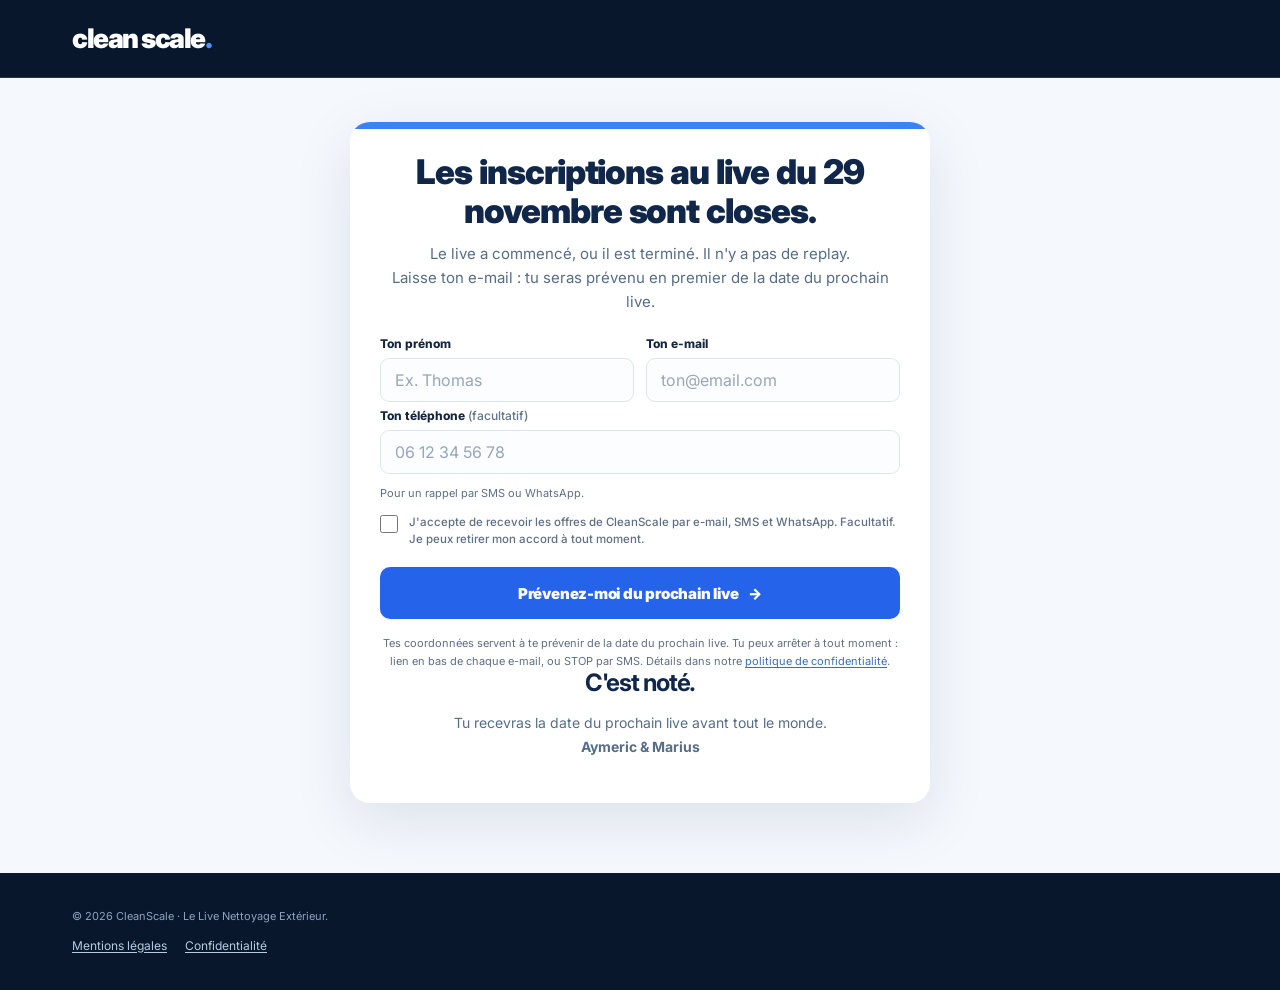
<file: index.html>
<!doctype html>
<html lang="fr">
<head>
  <meta charset="utf-8">
  <meta name="viewport" content="width=device-width, initial-scale=1">
  <meta name="robots" content="noindex, nofollow">
  <meta name="color-scheme" content="light">
  <meta name="theme-color" content="#08172c">
  <meta name="description" content="Live offert avec Aymeric &amp; Marius, dimanche 29 novembre 2026 à 20 h : de zéro à tes premiers chantiers dans le nettoyage extérieur.">
  <title>Comment atteindre 10 000 € par mois en 4 mois grâce au nettoyage extérieur ? | CleanScale</title>
  <meta property="og:title" content="Live offert : comment atteindre 10 000 € par mois en 4 mois grâce au nettoyage extérieur ?">
  <meta property="og:description" content="Live offert avec Aymeric &amp; Marius, dimanche 29 novembre à 20 h : de zéro à tes premiers chantiers dans le nettoyage extérieur.">
  <link rel="preconnect" href="https://fonts.googleapis.com">
  <link rel="preconnect" href="https://fonts.gstatic.com" crossorigin>
  <link href="https://fonts.googleapis.com/css2?family=Inter:wght@400..900&amp;display=swap" rel="stylesheet">
  <link rel="stylesheet" href="assets/forma.css?v=9">
<style>.shot-who{order:1;font-weight:800;color:#11274a;font-size:15px;margin:0 0 8px;text-align:center}</style>
</head>
<body data-forma-variant="marine">
  <div class="bar"><span class="bar-extra">Dimanche 29 novembre · 20&nbsp;h (heure de Paris) <span>✦</span> </span><span class="countdown" id="countdown">Dimanche 20 h</span></div>
  <header>
    <div class="container nav">
      <a href="#top" class="brand" aria-label="CleanScale, Le Live Nettoyage Extérieur, retour en haut de la page"><span class="cs-logo">clean scale<i aria-hidden="true">.</i></span></a>
      <a class="nav-btn" href="#inscription">Je m'inscris <span aria-hidden="true">→</span></a>
    </div>
  </header>
  <main id="top">
    <section class="hero" aria-labelledby="hero-title">
      <div class="container hero-grid">
        <div>
          <div class="eyebrow eb-live"><span class="eb-tag"><span class="pulse"></span>Live</span><span>Ce dimanche à 20&nbsp;h</span></div>
          <h1 id="hero-title">Comment atteindre <em>10&nbsp;000&nbsp;€ par mois</em> en 4 mois grâce au nettoyage extérieur&nbsp;?</h1>
          <p class="acd">Avec les 3 piliers de la <b>méthode ACD</b>&nbsp;: <span class="acd-steps"><span>Attirer</span><i aria-hidden="true">·</i><span>Convertir</span><i aria-hidden="true">·</i><span>Délivrer</span></span></p>
          <p class="hero-copy hero-focus">Le même système nous a fait dépasser <strong>10&nbsp;000&nbsp;€ de chiffre d'affaires en moins de 60&nbsp;jours</strong>, chacun en partant de zéro. Dimanche, tu le découvriras étape par étape, même si tu n'y connais rien.</p>
          <div class="hero-actions"><a href="#inscription" class="btn-main">Je réserve ma place <span aria-hidden="true">→</span></a><p class="hero-when">En direct, sans replay · <b>Dimanche 29&nbsp;novembre</b> · 20&nbsp;h</p></div>
          <div class="hero-hosts">
            <div class="hero-faces"><img src="images/aymeric.jpg" alt="Aymeric" width="84" height="84"><img src="images/marius.jpg" alt="Marius" width="84" height="84"></div>
            <p><b>Avec Aymeric &amp; Marius</b> <span class="million"><strong>+ d'1 million d'euros</strong></span> de chiffre d'affaires à deux.</p>
          </div>
        </div>
        <aside class="signup-wrap" id="inscription" aria-label="Inscription au live">
          <div class="signup">
            <div id="form-section">
              <div class="signup-header"><div class="form-duo" aria-hidden="true"><div class="slot"><img src="images/aymeric.jpg" alt="" onerror="this.parentNode.classList.add('empty');this.remove()"><span class="slot-label">A</span></div><div class="slot"><img src="images/marius.jpg" alt="" onerror="this.parentNode.classList.add('empty');this.remove()"><span class="slot-label">M</span></div></div><div><div class="mini-kicker">Avec Aymeric &amp; Marius</div><h2>Réserve ta place.</h2></div></div>
              <div class="date-panel"><svg aria-hidden="true" width="22" height="22" viewBox="0 0 24 24" fill="none" stroke="#2563eb" stroke-width="2" stroke-linecap="round" style="flex:0 0 auto"><circle cx="12" cy="12" r="9"/><path d="M12 7v5l3 2"/></svg><div>Dimanche 29 novembre<span class="dp-year"> 2026</span>&nbsp;·&nbsp;20&nbsp;h <small>En direct, en ligne · 1&nbsp;h à 1&nbsp;h&nbsp;30</small><small class="dp-count" id="countdown2" aria-live="off"></small><small class="date-gift"><span aria-hidden="true">★</span><span>Une surprise réservée à ceux qui seront là en direct.</span></small></div></div>
              <form id="signup-form" novalidate>
                <p class="why-now"><b>Pourquoi être là en direct&nbsp;?</b> Pas de replay&nbsp;: c'est en direct, dimanche à 20&nbsp;h, ou jamais.</p>
                <div class="hp" aria-hidden="true"><label>Site web<input type="text" name="website" id="website" tabindex="-1" autocomplete="off"></label></div>
                <div class="form-pair">
                  <div class="form-row"><label for="firstName">Ton prénom</label><input id="firstName" name="firstName" type="text" placeholder="Ex. Thomas" autocomplete="given-name" maxlength="80" required></div>
                  <div class="form-row"><label for="email">Ton e-mail</label><input id="email" name="email" type="email" placeholder="ton@email.com" autocomplete="email" maxlength="180" required></div>
                </div>
                <div class="form-row"><label for="phone">Ton téléphone</label><input id="phone" name="phone" type="tel" placeholder="06 12 34 56 78" autocomplete="tel" inputmode="tel" maxlength="20" required aria-describedby="phone-help"></div>
                <p class="field-help pair-help" id="phone-help">Ton téléphone sert à t'envoyer le lien et un rappel 15&nbsp;min avant (SMS ou WhatsApp).</p>
                <p id="form-error" role="alert" style="display:none;color:#a23c35;font-size:13px;font-weight:700;margin:-4px 0 12px"></p>
                <div class="consents">
                  <label class="check"><input type="checkbox" name="offres_ok" id="offres_ok" value="oui" required><span>Je veux recevoir les offres de CleanScale (e-mail, SMS, WhatsApp), dont celle du live. Retrait à tout moment.<b class="req" aria-hidden="true">*</b></span></label>
                </div>
                <button class="btn-main form-submit" type="submit">Je réserve ma place <span aria-hidden="true">→</span></button>
                <div class="trust"><svg width="15" height="15" viewBox="0 0 24 24" fill="none" stroke="currentColor" stroke-width="2"><path d="M12 22s8-4 8-10V5l-8-3-8 3v7c0 6 8 10 8 10Z"/><path d="m9 12 2 2 4-4"/></svg> 100&nbsp;% offert · Sans carte bancaire</div>
                <p class="small-note"><b class="req" aria-hidden="true">*</b>&nbsp;Obligatoire. Désinscription à tout moment. Réservé aux personnes majeures. <a href="confidentialite.html">Comment sont utilisées mes données</a></p>
              </form>
              <style>/* Formulaire WebinarJam : on masque la date et le fuseau horaire (une seule séance, tout le monde à l'heure de Paris) */#wj-embed{overflow:hidden;padding-top:12px}#wj-embed .wj-embed-wrapper{margin-top:-131px}</style><div id="wj-embed" hidden><div class="wj-embed-wrapper" data-webinar-hash="z00w1mt7">
<script src="https://event.webinarjam.com/register/z00w1mt7/embed-form?formButtonText=Je%20r%C3%A9serve%20ma%20place&formAccentColor=%232563eb&formAccentOpacity=0.95&formBgColor=%23ffffff&formBgOpacity=1"></script>
</div></div>
            </div>
            <div id="live-over" class="live-over" hidden><h2>Le live du 29 novembre est terminé.</h2><p>Il n'y a pas de replay.</p></div>
          </div>
        </aside>
      </div>
    </section>

    <section class="keys" id="programme" aria-labelledby="keys-title">
      <div class="container">
        <div class="keys-head"><p class="kicker">Pendant ce live</p><h2 id="keys-title">De zéro à <em>tes premiers chantiers</em></h2></div>
        <div class="keys-grid">
          <article class="key-card"><span class="key-num">01</span><div class="key-icon" aria-hidden="true"><svg width="28" height="28" viewBox="0 0 24 24" fill="none" stroke="currentColor" stroke-width="1.9" stroke-linecap="round" stroke-linejoin="round"><path d="M3 3v18h18"/><path d="m7 15 4-4 3 3 6-7"/></svg></div><h3>Pourquoi ce métier rapporte autant</h3><p>Le modèle économique, chiffres à l'appui.</p></article>
          <article class="key-card"><span class="key-num">02</span><div class="key-icon" aria-hidden="true"><svg width="28" height="28" viewBox="0 0 24 24" fill="none" stroke="currentColor" stroke-width="1.9" stroke-linecap="round" stroke-linejoin="round"><path d="M14.7 6.3a1 1 0 0 0 0 1.4l1.6 1.6a1 1 0 0 0 1.4 0l3.8-3.8a6 6 0 0 1-7.9 7.9l-6.9 6.9a2.1 2.1 0 0 1-3-3l6.9-6.9a6 6 0 0 1 7.9-7.9l-3.8 3.8Z"/></svg></div><h3>Comment on fait le travail</h3><p>Le matériel, la méthode, et pourquoi tu n'as pas besoin de monter sur les toits.</p></article>
          <article class="key-card"><span class="key-num">03</span><div class="key-icon" aria-hidden="true"><svg width="28" height="28" viewBox="0 0 24 24" fill="none" stroke="currentColor" stroke-width="1.9" stroke-linecap="round" stroke-linejoin="round"><path d="M16 21v-2a4 4 0 0 0-4-4H6a4 4 0 0 0-4 4v2"/><circle cx="9" cy="7" r="4"/><path d="M19 8v6M22 11h-6"/></svg></div><h3>Comment trouver tes clients</h3><p>La méthode ACD, celle qu'on applique dans nos entreprises, pour des chantiers chaque semaine.</p></article>
        </div>
        <div class="keys-cta"><a href="#inscription" class="btn-main">Je réserve ma place <span aria-hidden="true">→</span></a><p>Dimanche 29&nbsp;novembre · 20&nbsp;h</p></div>
      </div>
    </section>


    <section class="content proofs" id="preuves" aria-labelledby="preuves-title">
      <div class="container">
        <div class="section-head"><p class="kicker">Nos résultats</p><h2 id="preuves-title">Ne nous crois pas sur parole&nbsp;: regarde.</h2></div>
        <div class="shots">
          <figure style="margin:0"><figcaption class="shot-who">Résultat d'Aymeric</figcaption><div class="slot shot shot-chart"><a href="images/qonto-1.jpg" target="_blank" rel="noopener" aria-label="Agrandir la capture 1"><img src="images/qonto-1.jpg" onload="this.closest('.slot').classList.add('ok')" alt="Courbe Qonto des entrées mensuelles du compte pro d'Aymeric : création de la société en janvier 2025, 1er mois d'activité en février (3 487,55 € de chiffre d'affaires), 2e mois en mars (19 197,93 €)" loading="lazy" onerror="this.closest('.slot').classList.add('empty');this.parentNode.remove()"></a><span class="slot-label">Capture Qonto 1, total du mois<br>et période entourés en rouge<br>(à fournir)</span></div></figure>
          <figure style="margin:0"><figcaption class="shot-who">Résultat de Marius</figcaption><div class="slot shot shot-chart"><a href="images/qonto-2.jpg?v=15" target="_blank" rel="noopener" aria-label="Agrandir la capture 2"><img src="images/qonto-2.jpg?v=15" onload="this.closest('.slot').classList.add('ok')" alt="Revenus de Marius en 2024" loading="lazy" onerror="this.closest('.slot').classList.add('empty');this.parentNode.remove()"></a><span class="slot-label">Capture bancaire de Marius, 2024</span></div></figure>
        </div>
        <div class="wall" aria-label="Virements de clients reçus"><div class="wall-row"><div class="wall-track"><a href="images/virements/v01.jpg" aria-label="Agrandir : Virement client de 2 000,00 € reçu le 6 novembre 2026, nom et coordonnées masqués"><img src="images/virements/v01.jpg" alt="Virement client de 2 000,00 € reçu le 6 novembre 2026, nom et coordonnées masqués" decoding="async"></a><a href="images/virements/v02.jpg" aria-label="Agrandir : Virement client de 6 001,00 € reçu le 19 octobre 2026, nom et coordonnées masqués"><img src="images/virements/v02.jpg" alt="Virement client de 6 001,00 € reçu le 19 octobre 2026, nom et coordonnées masqués" decoding="async"></a><a href="images/virements/v03.jpg" aria-label="Agrandir : Virement client de 1 000,00 € reçu le 30 septembre 2026, nom et coordonnées masqués"><img src="images/virements/v03.jpg" alt="Virement client de 1 000,00 € reçu le 30 septembre 2026, nom et coordonnées masqués" decoding="async"></a><a href="images/virements/v04.jpg" aria-label="Agrandir : Virement client de 1 026,85 € reçu le 8 septembre 2026, nom et coordonnées masqués"><img src="images/virements/v04.jpg" alt="Virement client de 1 026,85 € reçu le 8 septembre 2026, nom et coordonnées masqués" decoding="async"></a><a href="images/virements/v05.jpg" aria-label="Agrandir : Virement client de 1 079,92 € reçu le 31 août 2026, nom et coordonnées masqués"><img src="images/virements/v05.jpg" alt="Virement client de 1 079,92 € reçu le 31 août 2026, nom et coordonnées masqués" decoding="async"></a><a href="images/virements/v06.jpg" aria-label="Agrandir : Virement client de 1 188,00 € reçu le 6 août 2026, nom et coordonnées masqués"><img src="images/virements/v06.jpg" alt="Virement client de 1 188,00 € reçu le 6 août 2026, nom et coordonnées masqués" decoding="async"></a><a href="images/virements/v07.jpg" aria-label="Agrandir : Virement client de 1 290,00 € reçu le 3 août 2026, nom et coordonnées masqués"><img src="images/virements/v07.jpg" alt="Virement client de 1 290,00 € reçu le 3 août 2026, nom et coordonnées masqués" decoding="async"></a><a href="images/virements/v08.jpg" aria-label="Agrandir : Virement client de 2 765,00 € reçu le 22 juillet 2026, nom et coordonnées masqués"><img src="images/virements/v08.jpg" alt="Virement client de 2 765,00 € reçu le 22 juillet 2026, nom et coordonnées masqués" decoding="async"></a><a href="images/virements/v09.jpg" aria-label="Agrandir : Virement client de 1 185,00 € reçu le 3 juillet 2026, nom et coordonnées masqués"><img src="images/virements/v09.jpg" alt="Virement client de 1 185,00 € reçu le 3 juillet 2026, nom et coordonnées masqués" decoding="async"></a><a href="images/virements/v10.jpg" aria-label="Agrandir : Virement client de 1 183,00 € reçu le 19 juin 2026, nom et coordonnées masqués"><img src="images/virements/v10.jpg" alt="Virement client de 1 183,00 € reçu le 19 juin 2026, nom et coordonnées masqués" decoding="async"></a><a href="images/virements/v11.jpg" aria-label="Agrandir : Virement client de 2 080,00 € reçu le 4 juin 2026, nom et coordonnées masqués"><img src="images/virements/v11.jpg" alt="Virement client de 2 080,00 € reçu le 4 juin 2026, nom et coordonnées masqués" decoding="async"></a><a href="images/virements/v12.jpg" aria-label="Agrandir : Virement client de 2 182,95 € reçu le 3 juin 2026, nom et coordonnées masqués"><img src="images/virements/v12.jpg" alt="Virement client de 2 182,95 € reçu le 3 juin 2026, nom et coordonnées masqués" decoding="async"></a><a href="images/virements/v13.jpg" aria-label="Agrandir : Virement client de 3 089,00 € reçu le 27 mai 2026, nom et coordonnées masqués"><img src="images/virements/v13.jpg" alt="Virement client de 3 089,00 € reçu le 27 mai 2026, nom et coordonnées masqués" decoding="async"></a><a href="images/virements/v14.jpg" aria-label="Agrandir : Virement client de 1 190,00 € reçu le 26 mai 2026, nom et coordonnées masqués"><img src="images/virements/v14.jpg" alt="Virement client de 1 190,00 € reçu le 26 mai 2026, nom et coordonnées masqués" decoding="async"></a><a href="images/virements/v15.jpg" aria-label="Agrandir : Virement client de 2 310,00 € reçu le 12 mai 2026, nom et coordonnées masqués"><img src="images/virements/v15.jpg" alt="Virement client de 2 310,00 € reçu le 12 mai 2026, nom et coordonnées masqués" decoding="async"></a><a href="images/virements/v16.jpg" aria-label="Agrandir : Virement client de 2 940,00 € reçu le 4 mai 2026, nom et coordonnées masqués"><img src="images/virements/v16.jpg" alt="Virement client de 2 940,00 € reçu le 4 mai 2026, nom et coordonnées masqués" decoding="async"></a><a href="images/virements/v17.jpg" aria-label="Agrandir : Virement client de 2 200,00 € reçu le 30 avril 2026, nom et coordonnées masqués"><img src="images/virements/v17.jpg" alt="Virement client de 2 200,00 € reçu le 30 avril 2026, nom et coordonnées masqués" decoding="async"></a><a tabindex="-1" aria-hidden="true" href="images/virements/v01.jpg" aria-label="Agrandir : Virement client de 2 000,00 € reçu le 6 novembre 2026, nom et coordonnées masqués"><img src="images/virements/v01.jpg" alt="Virement client de 2 000,00 € reçu le 6 novembre 2026, nom et coordonnées masqués" decoding="async"></a><a tabindex="-1" aria-hidden="true" href="images/virements/v02.jpg" aria-label="Agrandir : Virement client de 6 001,00 € reçu le 19 octobre 2026, nom et coordonnées masqués"><img src="images/virements/v02.jpg" alt="Virement client de 6 001,00 € reçu le 19 octobre 2026, nom et coordonnées masqués" decoding="async"></a><a tabindex="-1" aria-hidden="true" href="images/virements/v03.jpg" aria-label="Agrandir : Virement client de 1 000,00 € reçu le 30 septembre 2026, nom et coordonnées masqués"><img src="images/virements/v03.jpg" alt="Virement client de 1 000,00 € reçu le 30 septembre 2026, nom et coordonnées masqués" decoding="async"></a><a tabindex="-1" aria-hidden="true" href="images/virements/v04.jpg" aria-label="Agrandir : Virement client de 1 026,85 € reçu le 8 septembre 2026, nom et coordonnées masqués"><img src="images/virements/v04.jpg" alt="Virement client de 1 026,85 € reçu le 8 septembre 2026, nom et coordonnées masqués" decoding="async"></a><a tabindex="-1" aria-hidden="true" href="images/virements/v05.jpg" aria-label="Agrandir : Virement client de 1 079,92 € reçu le 31 août 2026, nom et coordonnées masqués"><img src="images/virements/v05.jpg" alt="Virement client de 1 079,92 € reçu le 31 août 2026, nom et coordonnées masqués" decoding="async"></a><a tabindex="-1" aria-hidden="true" href="images/virements/v06.jpg" aria-label="Agrandir : Virement client de 1 188,00 € reçu le 6 août 2026, nom et coordonnées masqués"><img src="images/virements/v06.jpg" alt="Virement client de 1 188,00 € reçu le 6 août 2026, nom et coordonnées masqués" decoding="async"></a><a tabindex="-1" aria-hidden="true" href="images/virements/v07.jpg" aria-label="Agrandir : Virement client de 1 290,00 € reçu le 3 août 2026, nom et coordonnées masqués"><img src="images/virements/v07.jpg" alt="Virement client de 1 290,00 € reçu le 3 août 2026, nom et coordonnées masqués" decoding="async"></a><a tabindex="-1" aria-hidden="true" href="images/virements/v08.jpg" aria-label="Agrandir : Virement client de 2 765,00 € reçu le 22 juillet 2026, nom et coordonnées masqués"><img src="images/virements/v08.jpg" alt="Virement client de 2 765,00 € reçu le 22 juillet 2026, nom et coordonnées masqués" decoding="async"></a><a tabindex="-1" aria-hidden="true" href="images/virements/v09.jpg" aria-label="Agrandir : Virement client de 1 185,00 € reçu le 3 juillet 2026, nom et coordonnées masqués"><img src="images/virements/v09.jpg" alt="Virement client de 1 185,00 € reçu le 3 juillet 2026, nom et coordonnées masqués" decoding="async"></a><a tabindex="-1" aria-hidden="true" href="images/virements/v10.jpg" aria-label="Agrandir : Virement client de 1 183,00 € reçu le 19 juin 2026, nom et coordonnées masqués"><img src="images/virements/v10.jpg" alt="Virement client de 1 183,00 € reçu le 19 juin 2026, nom et coordonnées masqués" decoding="async"></a><a tabindex="-1" aria-hidden="true" href="images/virements/v11.jpg" aria-label="Agrandir : Virement client de 2 080,00 € reçu le 4 juin 2026, nom et coordonnées masqués"><img src="images/virements/v11.jpg" alt="Virement client de 2 080,00 € reçu le 4 juin 2026, nom et coordonnées masqués" decoding="async"></a><a tabindex="-1" aria-hidden="true" href="images/virements/v12.jpg" aria-label="Agrandir : Virement client de 2 182,95 € reçu le 3 juin 2026, nom et coordonnées masqués"><img src="images/virements/v12.jpg" alt="Virement client de 2 182,95 € reçu le 3 juin 2026, nom et coordonnées masqués" decoding="async"></a><a tabindex="-1" aria-hidden="true" href="images/virements/v13.jpg" aria-label="Agrandir : Virement client de 3 089,00 € reçu le 27 mai 2026, nom et coordonnées masqués"><img src="images/virements/v13.jpg" alt="Virement client de 3 089,00 € reçu le 27 mai 2026, nom et coordonnées masqués" decoding="async"></a><a tabindex="-1" aria-hidden="true" href="images/virements/v14.jpg" aria-label="Agrandir : Virement client de 1 190,00 € reçu le 26 mai 2026, nom et coordonnées masqués"><img src="images/virements/v14.jpg" alt="Virement client de 1 190,00 € reçu le 26 mai 2026, nom et coordonnées masqués" decoding="async"></a><a tabindex="-1" aria-hidden="true" href="images/virements/v15.jpg" aria-label="Agrandir : Virement client de 2 310,00 € reçu le 12 mai 2026, nom et coordonnées masqués"><img src="images/virements/v15.jpg" alt="Virement client de 2 310,00 € reçu le 12 mai 2026, nom et coordonnées masqués" decoding="async"></a><a tabindex="-1" aria-hidden="true" href="images/virements/v16.jpg" aria-label="Agrandir : Virement client de 2 940,00 € reçu le 4 mai 2026, nom et coordonnées masqués"><img src="images/virements/v16.jpg" alt="Virement client de 2 940,00 € reçu le 4 mai 2026, nom et coordonnées masqués" decoding="async"></a><a tabindex="-1" aria-hidden="true" href="images/virements/v17.jpg" aria-label="Agrandir : Virement client de 2 200,00 € reçu le 30 avril 2026, nom et coordonnées masqués"><img src="images/virements/v17.jpg" alt="Virement client de 2 200,00 € reçu le 30 avril 2026, nom et coordonnées masqués" decoding="async"></a></div></div><div class="wall-row rev"><div class="wall-track"><a href="images/virements/v18.jpg" aria-label="Agrandir : Virement client de 1 575,00 € reçu le 28 avril 2026, nom et coordonnées masqués"><img src="images/virements/v18.jpg" alt="Virement client de 1 575,00 € reçu le 28 avril 2026, nom et coordonnées masqués" decoding="async"></a><a href="images/virements/v19.jpg" aria-label="Agrandir : Virement client de 1 390,00 € reçu le 28 avril 2026, nom et coordonnées masqués"><img src="images/virements/v19.jpg" alt="Virement client de 1 390,00 € reçu le 28 avril 2026, nom et coordonnées masqués" decoding="async"></a><a href="images/virements/v20.jpg" aria-label="Agrandir : Virement client de 1 366,00 € reçu le 15 avril 2026, nom et coordonnées masqués"><img src="images/virements/v20.jpg" alt="Virement client de 1 366,00 € reçu le 15 avril 2026, nom et coordonnées masqués" decoding="async"></a><a href="images/virements/v21.jpg" aria-label="Agrandir : Virement client de 1 253,00 € reçu le 14 avril 2026, nom et coordonnées masqués"><img src="images/virements/v21.jpg" alt="Virement client de 1 253,00 € reçu le 14 avril 2026, nom et coordonnées masqués" decoding="async"></a><a href="images/virements/v22.jpg" aria-label="Agrandir : Virement client de 2 793,00 € reçu le 8 avril 2026, nom et coordonnées masqués"><img src="images/virements/v22.jpg" alt="Virement client de 2 793,00 € reçu le 8 avril 2026, nom et coordonnées masqués" decoding="async"></a><a href="images/virements/v23.jpg" aria-label="Agrandir : Virement client de 1 260,00 € reçu le 23 mars 2026, nom et coordonnées masqués"><img src="images/virements/v23.jpg" alt="Virement client de 1 260,00 € reçu le 23 mars 2026, nom et coordonnées masqués" decoding="async"></a><a href="images/virements/v24.jpg" aria-label="Agrandir : Virement client de 1 000,00 € reçu le 20 mars 2026, nom et coordonnées masqués"><img src="images/virements/v24.jpg" alt="Virement client de 1 000,00 € reçu le 20 mars 2026, nom et coordonnées masqués" decoding="async"></a><a href="images/virements/v25.jpg" aria-label="Agrandir : Virement client de 1 183,00 € reçu le 19 mars 2026, nom et coordonnées masqués"><img src="images/virements/v25.jpg" alt="Virement client de 1 183,00 € reçu le 19 mars 2026, nom et coordonnées masqués" decoding="async"></a><a href="images/virements/v26.jpg" aria-label="Agrandir : Virement client de 7 224,00 € reçu le 17 mars 2026, nom et coordonnées masqués"><img src="images/virements/v26.jpg" alt="Virement client de 7 224,00 € reçu le 17 mars 2026, nom et coordonnées masqués" decoding="async"></a><a href="images/virements/v27.jpg" aria-label="Agrandir : Virement client de 1 200,00 € reçu le 10 mars 2026, nom et coordonnées masqués"><img src="images/virements/v27.jpg" alt="Virement client de 1 200,00 € reçu le 10 mars 2026, nom et coordonnées masqués" decoding="async"></a><a href="images/virements/v28.jpg" aria-label="Agrandir : Virement client de 3 952,50 € reçu le 3 mars 2026, nom et coordonnées masqués"><img src="images/virements/v28.jpg" alt="Virement client de 3 952,50 € reçu le 3 mars 2026, nom et coordonnées masqués" decoding="async"></a><a href="images/virements/v29.jpg" aria-label="Agrandir : Virement client de 2 000,00 € reçu le 27 février 2026, nom et coordonnées masqués"><img src="images/virements/v29.jpg" alt="Virement client de 2 000,00 € reçu le 27 février 2026, nom et coordonnées masqués" decoding="async"></a><a href="images/virements/v30.jpg" aria-label="Agrandir : Virement client de 1 197,00 € reçu le 14 février 2026, nom et coordonnées masqués"><img src="images/virements/v30.jpg" alt="Virement client de 1 197,00 € reçu le 14 février 2026, nom et coordonnées masqués" decoding="async"></a><a href="images/virements/v31.jpg" aria-label="Agrandir : Virement client de 1 317,50 € reçu le 3 février 2026, nom et coordonnées masqués"><img src="images/virements/v31.jpg" alt="Virement client de 1 317,50 € reçu le 3 février 2026, nom et coordonnées masqués" decoding="async"></a><a href="images/virements/v32.jpg" aria-label="Agrandir : Virement client de 1 532,30 € reçu le 18 décembre 2025, nom et coordonnées masqués"><img src="images/virements/v32.jpg" alt="Virement client de 1 532,30 € reçu le 18 décembre 2025, nom et coordonnées masqués" decoding="async"></a><a href="images/virements/v33.jpg" aria-label="Agrandir : Virement client de 2 500,00 € reçu le 17 décembre 2025, nom et coordonnées masqués"><img src="images/virements/v33.jpg" alt="Virement client de 2 500,00 € reçu le 17 décembre 2025, nom et coordonnées masqués" decoding="async"></a><a tabindex="-1" aria-hidden="true" href="images/virements/v18.jpg" aria-label="Agrandir : Virement client de 1 575,00 € reçu le 28 avril 2026, nom et coordonnées masqués"><img src="images/virements/v18.jpg" alt="Virement client de 1 575,00 € reçu le 28 avril 2026, nom et coordonnées masqués" decoding="async"></a><a tabindex="-1" aria-hidden="true" href="images/virements/v19.jpg" aria-label="Agrandir : Virement client de 1 390,00 € reçu le 28 avril 2026, nom et coordonnées masqués"><img src="images/virements/v19.jpg" alt="Virement client de 1 390,00 € reçu le 28 avril 2026, nom et coordonnées masqués" decoding="async"></a><a tabindex="-1" aria-hidden="true" href="images/virements/v20.jpg" aria-label="Agrandir : Virement client de 1 366,00 € reçu le 15 avril 2026, nom et coordonnées masqués"><img src="images/virements/v20.jpg" alt="Virement client de 1 366,00 € reçu le 15 avril 2026, nom et coordonnées masqués" decoding="async"></a><a tabindex="-1" aria-hidden="true" href="images/virements/v21.jpg" aria-label="Agrandir : Virement client de 1 253,00 € reçu le 14 avril 2026, nom et coordonnées masqués"><img src="images/virements/v21.jpg" alt="Virement client de 1 253,00 € reçu le 14 avril 2026, nom et coordonnées masqués" decoding="async"></a><a tabindex="-1" aria-hidden="true" href="images/virements/v22.jpg" aria-label="Agrandir : Virement client de 2 793,00 € reçu le 8 avril 2026, nom et coordonnées masqués"><img src="images/virements/v22.jpg" alt="Virement client de 2 793,00 € reçu le 8 avril 2026, nom et coordonnées masqués" decoding="async"></a><a tabindex="-1" aria-hidden="true" href="images/virements/v23.jpg" aria-label="Agrandir : Virement client de 1 260,00 € reçu le 23 mars 2026, nom et coordonnées masqués"><img src="images/virements/v23.jpg" alt="Virement client de 1 260,00 € reçu le 23 mars 2026, nom et coordonnées masqués" decoding="async"></a><a tabindex="-1" aria-hidden="true" href="images/virements/v24.jpg" aria-label="Agrandir : Virement client de 1 000,00 € reçu le 20 mars 2026, nom et coordonnées masqués"><img src="images/virements/v24.jpg" alt="Virement client de 1 000,00 € reçu le 20 mars 2026, nom et coordonnées masqués" decoding="async"></a><a tabindex="-1" aria-hidden="true" href="images/virements/v25.jpg" aria-label="Agrandir : Virement client de 1 183,00 € reçu le 19 mars 2026, nom et coordonnées masqués"><img src="images/virements/v25.jpg" alt="Virement client de 1 183,00 € reçu le 19 mars 2026, nom et coordonnées masqués" decoding="async"></a><a tabindex="-1" aria-hidden="true" href="images/virements/v26.jpg" aria-label="Agrandir : Virement client de 7 224,00 € reçu le 17 mars 2026, nom et coordonnées masqués"><img src="images/virements/v26.jpg" alt="Virement client de 7 224,00 € reçu le 17 mars 2026, nom et coordonnées masqués" decoding="async"></a><a tabindex="-1" aria-hidden="true" href="images/virements/v27.jpg" aria-label="Agrandir : Virement client de 1 200,00 € reçu le 10 mars 2026, nom et coordonnées masqués"><img src="images/virements/v27.jpg" alt="Virement client de 1 200,00 € reçu le 10 mars 2026, nom et coordonnées masqués" decoding="async"></a><a tabindex="-1" aria-hidden="true" href="images/virements/v28.jpg" aria-label="Agrandir : Virement client de 3 952,50 € reçu le 3 mars 2026, nom et coordonnées masqués"><img src="images/virements/v28.jpg" alt="Virement client de 3 952,50 € reçu le 3 mars 2026, nom et coordonnées masqués" decoding="async"></a><a tabindex="-1" aria-hidden="true" href="images/virements/v29.jpg" aria-label="Agrandir : Virement client de 2 000,00 € reçu le 27 février 2026, nom et coordonnées masqués"><img src="images/virements/v29.jpg" alt="Virement client de 2 000,00 € reçu le 27 février 2026, nom et coordonnées masqués" decoding="async"></a><a tabindex="-1" aria-hidden="true" href="images/virements/v30.jpg" aria-label="Agrandir : Virement client de 1 197,00 € reçu le 14 février 2026, nom et coordonnées masqués"><img src="images/virements/v30.jpg" alt="Virement client de 1 197,00 € reçu le 14 février 2026, nom et coordonnées masqués" decoding="async"></a><a tabindex="-1" aria-hidden="true" href="images/virements/v31.jpg" aria-label="Agrandir : Virement client de 1 317,50 € reçu le 3 février 2026, nom et coordonnées masqués"><img src="images/virements/v31.jpg" alt="Virement client de 1 317,50 € reçu le 3 février 2026, nom et coordonnées masqués" decoding="async"></a><a tabindex="-1" aria-hidden="true" href="images/virements/v32.jpg" aria-label="Agrandir : Virement client de 1 532,30 € reçu le 18 décembre 2025, nom et coordonnées masqués"><img src="images/virements/v32.jpg" alt="Virement client de 1 532,30 € reçu le 18 décembre 2025, nom et coordonnées masqués" decoding="async"></a><a tabindex="-1" aria-hidden="true" href="images/virements/v33.jpg" aria-label="Agrandir : Virement client de 2 500,00 € reçu le 17 décembre 2025, nom et coordonnées masqués"><img src="images/virements/v33.jpg" alt="Virement client de 2 500,00 € reçu le 17 décembre 2025, nom et coordonnées masqués" decoding="async"></a></div></div></div>
        <div class="course-cta proofs-cta"><a href="#inscription" class="btn-main">Je réserve ma place <span aria-hidden="true">→</span></a><span class="note">Dimanche 29&nbsp;novembre · 20&nbsp;h</span></div>
      </div>
    </section>


    <section class="content" id="pour-qui">
      <div class="container">
        <div class="section-head"><p class="kicker">Pour qui ?</p><h2>Ce live est pour toi si…</h2></div>
        <div class="value-grid who-grid">
          <article class="value-card"><div class="value-icon" aria-hidden="true"><svg width="26" height="26" viewBox="0 0 24 24" fill="none" stroke="#3064a9" stroke-width="1.8" stroke-linecap="round"><circle cx="12" cy="8" r="4"/><path d="M4 21c1-4 4-6 8-6s7 2 8 6"/></svg></div><h3>Tu pars de zéro</h3><p>Salarié, en reconversion ou entre deux boulots&nbsp;: tu cherches un métier concret, à lancer dans les prochaines semaines.</p><p class="bubble">Sans capital de départ, sans réseau, sans compétences techniques.</p></article>
          <div class="who-or" aria-hidden="true">ou</div>
          <article class="value-card"><div class="value-icon" aria-hidden="true"><svg width="26" height="26" viewBox="0 0 24 24" fill="none" stroke="#3064a9" stroke-width="1.8" stroke-linecap="round"><path d="M12 3s6 6.5 6 11a6 6 0 0 1-12 0c0-4.5 6-11 6-11Z"/></svg></div><h3>Tu es déjà dans le nettoyage</h3><p>Mais tu stagnes&nbsp;: planning dur à remplir, concurrents qui cassent les prix, pas assez de bons clients.</p><p class="bubble">Plus de chantiers, mieux payés, sans dépendre du bouche-à-oreille.</p></article>
          <div class="who-or" aria-hidden="true">ou</div>
          <article class="value-card"><div class="value-icon" aria-hidden="true"><svg width="26" height="26" viewBox="0 0 24 24" fill="none" stroke="#3064a9" stroke-width="1.8" stroke-linecap="round"><path d="m3 11 9-7 9 7M5 10v10h14V10M9 20v-6h6v6"/></svg></div><h3>Tu es artisan du bâtiment ou du jardin</h3><p>Couvreur, paysagiste, façadier&nbsp;: tu tournes en rond et tu veux des chantiers plus rentables.</p><p class="bubble">Tu as déjà les clients&nbsp;: c'est un service de plus à leur vendre.</p></article>
        </div>
        <p class="anti"><strong>Ce live n'est pas pour toi</strong> si tu cherches un revenu en ligne sans effort. C'est un métier de terrain, avec de vrais clients.</p>
        <div class="course-cta who-cta"><a href="#inscription" class="btn-main">Je réserve ma place <span aria-hidden="true">→</span></a><span class="note">Dimanche 29&nbsp;novembre · 20&nbsp;h</span></div>
      </div>
    </section>

    <section class="founder" id="intervenants">
      <div class="container founder-grid">
        <div class="founder-art"><img class="founder-photo" src="images/chantier-toiture.jpg" alt="Démoussage d'une toiture en tuiles : moitié encore couverte de mousse, moitié nettoyée" loading="lazy" onerror="this.closest('.founder-art').classList.add('empty');this.remove()"><video class="founder-video" src="videos/presentation.mp4" poster="images/chantier-toiture.jpg" controls playsinline preload="metadata" aria-label="Aymeric et Marius se présentent (45 s)" onloadedmetadata="this.closest('.founder-art').classList.add('has-video')" onerror="this.closest('.founder-art').classList.add('no-video');this.remove()"></video><p class="job-tag"><b>1&nbsp;890&nbsp;€</b> seul, en 2&nbsp;jours</p></div>
        <div><p class="kicker">Qui sommes-nous&nbsp;?</p><h2>Deux entrepreneurs du nettoyage extérieur.</h2><p>Chacun de notre côté, on a dû trouver nos premiers clients. Ce qu'on t'explique, on l'a appliqué dans nos propres entreprises.</p><p>En live, on te raconte aussi les erreurs qu'on a faites au début et qui nous ont coûté très cher, pour que tu n'aies pas à les payer à ton tour.</p><ul class="ticks-row"><li><span class="tick">✓</span> Combien on facture</li><li><span class="tick">✓</span> Tes questions, en direct</li></ul><div class="course-cta"><a href="#inscription" class="btn-main">Je réserve ma place <span aria-hidden="true">→</span></a><span class="note">Dimanche 29&nbsp;novembre · 20&nbsp;h</span></div></div>
      </div>
    </section>

    <section class="cta-final closing" aria-labelledby="closing-title"><div class="container">
      <p class="kicker" style="color:#7aafff">Pourquoi venir dimanche</p>
      <h2 id="closing-title">On n'est pas des coachs de coachs.</h2>
      <p class="closing-copy">Beaucoup veulent t'apprendre à monter une boîte de nettoyage sans jamais montrer leurs chiffres. Nous, on a chacun notre entreprise. Dimanche, on te montre tout.</p>
      <div class="closing-stats">
        <div><strong>+ 10&nbsp;000&nbsp;€</strong><span>de CA en moins de 60&nbsp;jours, chacun parti de zéro</span></div>
        <div><strong>2 ans</strong><span>sur le terrain, chantier après chantier</span></div>
      </div>
      <a href="#inscription" class="btn-main">Inscris-toi maintenant <span aria-hidden="true">→</span></a>
    </div></section>
  </main>
  <footer><div class="container"><a class="brand" href="#top" style="font-size:21px"><span class="cs-logo">clean scale<i aria-hidden="true">.</i></span></a><div class="footer-note">© 2026 CleanScale · Le Live Nettoyage Extérieur. Résultats réels des fondateurs, exprimés en chiffre d'affaires. Les tiens dépendront de ton travail, de ta zone et de ta régularité.<div class="footer-links"><a href="mentions-legales.html">Mentions légales</a><a href="confidentialite.html">Confidentialité</a></div></div></div></footer>
  <dialog class="zoom-pop" id="zoom-pop" aria-label="Capture agrandie"><img id="zoom-img" alt=""><button type="button" class="zp-close" id="zoom-close">Fermer ✕</button></dialog>
  <div class="mobile-cta hide"><a href="#inscription" class="btn-main">Je réserve ma place <span aria-hidden="true">→</span></a></div>
  <dialog class="exit-pop" id="exit-pop" aria-labelledby="exit-title"><div class="ep-in"><h2 id="exit-title">Attends.</h2><p>Pas de replay&nbsp;: c'est en direct, dimanche à 20&nbsp;h, ou jamais. Et une surprise attend ceux qui seront là.</p><p class="ep-when"><b>Dimanche 29 novembre · 20&nbsp;h (heure de Paris) · En ligne</b><br>De zéro à tes premiers chantiers.</p><a href="#inscription" class="btn-main" id="exit-go">Je réserve ma place <span aria-hidden="true">→</span></a><button type="button" class="ep-close" id="exit-close">Fermer</button></div></dialog>
  <script src="assets/config.js?v=5"></script>
  <script src="assets/commun.js?v=7"></script>
  <script>
  (()=>{
    const C=window.FORMA_CONFIG||{},F=window.FORMA;
    const $=id=>document.getElementById(id);
    const form=$('signup-form'),error=$('form-error'),section=$('form-section');
    // Le 29/11, la landing laisse la place à « Inscriptions closes » 45 min après le début (entre-temps : « En direct maintenant »)
    const LIVE=C.LIVE_UTC||Date.UTC(2026,10,29,19,0,0), liveOver=Date.now()>=LIVE+45*60*1000; // back-end seulement : formulaire ouvert 45 min après le début (jamais affiché, l heure du live reste 20 h)
    if(liveOver){location.replace('inscriptions-closes.html'+location.search);section.style.display='none';$('live-over').hidden=false;}
    // Mode B : formulaire intégré WebinarJam à la place du nôtre
    if(C.MODE==='B'){form.hidden=true;$('wj-embed').hidden=false;}
    const mcta=document.querySelector('.mobile-cta');let signed=false;
    if(!('IntersectionObserver' in window)) mcta.classList.remove('hide');
    if('IntersectionObserver' in window){const seen=new Map(),io=new IntersectionObserver(es=>{es.forEach(e=>seen.set(e.target,e.isIntersecting&&e.target.offsetParent!==null));mcta.classList.toggle('hide',signed||[...seen.values()].some(Boolean));},{threshold:.15});io.observe($('inscription'));const ha=document.querySelector('.hero .hero-actions');if(ha)io.observe(ha);document.querySelectorAll('main .btn-main').forEach(b=>io.observe(b));}
    const fail=(m,id)=>{error.textContent=m;error.style.display='block';if(id){const f=$(id);f.setAttribute('aria-invalid','true');f.setAttribute('aria-describedby',id==='phone'?'form-error phone-help':'form-error');f.focus();}};
    // Compte à rebours vers le dimanche 29/11/2026 20 h, heure de Paris (UTC+1)
    const cd=$('countdown'), cd2=$('countdown2');
    const tick=()=>{const d=LIVE-Date.now();
      if(d<=0){cd.textContent='En direct maintenant';if(cd2)cd2.textContent=cd.textContent;return;}
      const j=Math.floor(d/864e5),h=Math.floor(d%864e5/36e5),m=Math.floor(d%36e5/6e4);
      const rest=(j?j+' j ':'')+String(h).padStart(2,'0')+' h '+String(m).padStart(2,'0')+' min';cd.textContent=(matchMedia('(max-width:600px)').matches?'Dim. 29 nov. · 20 h · dans ':'Début dans ')+rest;if(cd2)cd2.textContent='Début dans '+rest;};
    tick();setInterval(tick,30e3);addEventListener('resize',tick);
    // Chantier chiffré : tant que les vrais chiffres ne sont pas saisis, la carte n'apparaît qu'en démo locale (jamais de [crochets] en ligne)
    const sc=$('site-case');if(sc&&sc.textContent.includes('[')&&/^https?:$/.test(location.protocol)) sc.remove();
    // Captures Qonto : agrandies dans la page au clic ou au toucher
    const zp=$('zoom-pop'),zi=$('zoom-img'),closeZoom=()=>{try{zp.close()}catch(e){zp.removeAttribute('open')}};
    document.querySelectorAll('.proofs .shot a, .rv-proof a, .wall a').forEach(a=>a.addEventListener('click',e=>{if(!zp.showModal)return;e.preventDefault();const im=a.querySelector('img');zi.src=a.href;zi.alt=im?im.alt:'';zp.showModal();}));
    zp.addEventListener('click',closeZoom);
    // Popup de sortie (ordinateur, une seule fois par visite)
    const pop=$('exit-pop'),closePop=()=>{try{pop.close()}catch(e){pop.removeAttribute('open')}};
    let popSeen=false;try{popSeen=sessionStorage.getItem('forma_exit_seen')==='1'}catch(e){}
    if(pop&&pop.showModal&&!liveOver){
      const t0=Date.now(),desk=matchMedia('(min-width:801px) and (pointer:fine)');
      document.addEventListener('mouseout',e=>{
        if(popSeen||signed||!desk.matches||e.relatedTarget||e.clientY>0||Date.now()-t0<4000) return;
        popSeen=true;try{sessionStorage.setItem('forma_exit_seen','1')}catch(err){}
        pop.showModal();
      });
    }
    $('exit-close').addEventListener('click',closePop);
    $('exit-go').addEventListener('click',closePop);
    pop.addEventListener('click',e=>{if(e.target===pop)closePop();});
    // Suivi Meta : ouverture de la page d'inscription, puis premier champ touché
    if(!liveOver) F.track('ViewContent',{content_name:'Landing live',content_category:'inscription'});
    form.addEventListener('focusin',()=>F.once('FormStart',{content_name:'Landing live'}),{once:true});
    // Mesure de l'entonnoir avec le formulaire WebinarJam (iframe) : clic sur un bouton → formulaire vu → premier champ touché.
    // Une seule fois par visite chacun ; aucune donnée personnelle, rien ne change à l'écran.
    document.addEventListener('click',e=>{const a=e.target.closest&&e.target.closest('a[href="#inscription"]');if(!a)return;
      F.once('ClickCTA',{content_name:'Landing live',position:a.id==='exit-go'?'popup-sortie':a.closest('.mobile-cta')?'barre-mobile':a.classList.contains('nav-btn')?'menu':a.closest('.hero')?'haut':'page'});});
    const wj=$('wj-embed');
    if(wj&&'IntersectionObserver' in window){const wo=new IntersectionObserver(es=>{if(es.some(x=>x.isIntersecting)){F.once('FormView',{content_name:'Landing live'});wo.disconnect();}},{threshold:.5});wo.observe(wj);}
    // Un toucher dans l'iframe fait perdre le focus à la page : si le focus est passé sur l'iframe du formulaire, c'est un début de saisie
    addEventListener('blur',()=>setTimeout(()=>{const f=document.activeElement;if(wj&&f&&f.tagName==='IFRAME'&&wj.contains(f))F.once('FormStart',{content_name:'Landing live',form:'webinarjam'});},0));
    // Inscription : notre formulaire → api/inscription.php → Make (CRM + WebinarJam), puis page /merci
    const btn=form.querySelector('.form-submit'),btnHtml=btn.innerHTML;
    form.addEventListener('submit',e=>{
      e.preventDefault();error.style.display='none';
      if($('website').value){location.href='merci.html';return;} // robot : rien n'est envoyé
      ['firstName','email','phone','offres_ok'].forEach(id=>{$(id).removeAttribute('aria-invalid');$(id).removeAttribute('aria-describedby')});
      $('phone').setAttribute('aria-describedby','phone-help');
      const firstName=$('firstName').value.trim(),email=$('email').value.trim().toLowerCase();
      let phone=$('phone').value.replace(/\(0\)/,'').replace(/[^\d+]/g,'');
      if(phone.startsWith('00')) phone='+'+phone.slice(2);
      if(/^0[1-9]\d{8}$/.test(phone)) phone='+33'+phone.slice(1);
      if(firstName.length<2) return fail('Indique ton prénom.','firstName');
      if(!/^\+[1-9]\d{8,14}$/.test(phone)) return fail('Indique un numéro de téléphone valide.','phone');
      if(!/^\S+@\S+\.\S+$/.test(email)) return fail('Indique une adresse e-mail valide.','email');
      if(!$('offres_ok').checked) return fail('Coche la case des offres pour t\'inscrire au live.','offres_ok');
      btn.disabled=true;btn.textContent='Inscription en cours…';
      const data=Object.assign({firstName,email,phone,
        offres_ok:'oui',appel_ok:'non',
        consent_version:C.CONSENT_VERSION||'',consent_at:new Date().toISOString(),website:'',event_id:F.leadId()},F.utm());
      F.send('inscription',data).then(r=>{
        if(!r||!r.ok){btn.disabled=false;btn.innerHTML=btnHtml;return fail("L'inscription n'est pas passée. Vérifie ta connexion et réessaie dans un instant.");}
        F.store.set('forma_prenom',firstName,true);F.store.set('forma_email',email,true);
        F.lead();
        signed=true;
        location.href='merci.html';
      });
    });
  })();
  </script>
</body>
</html>
</file>
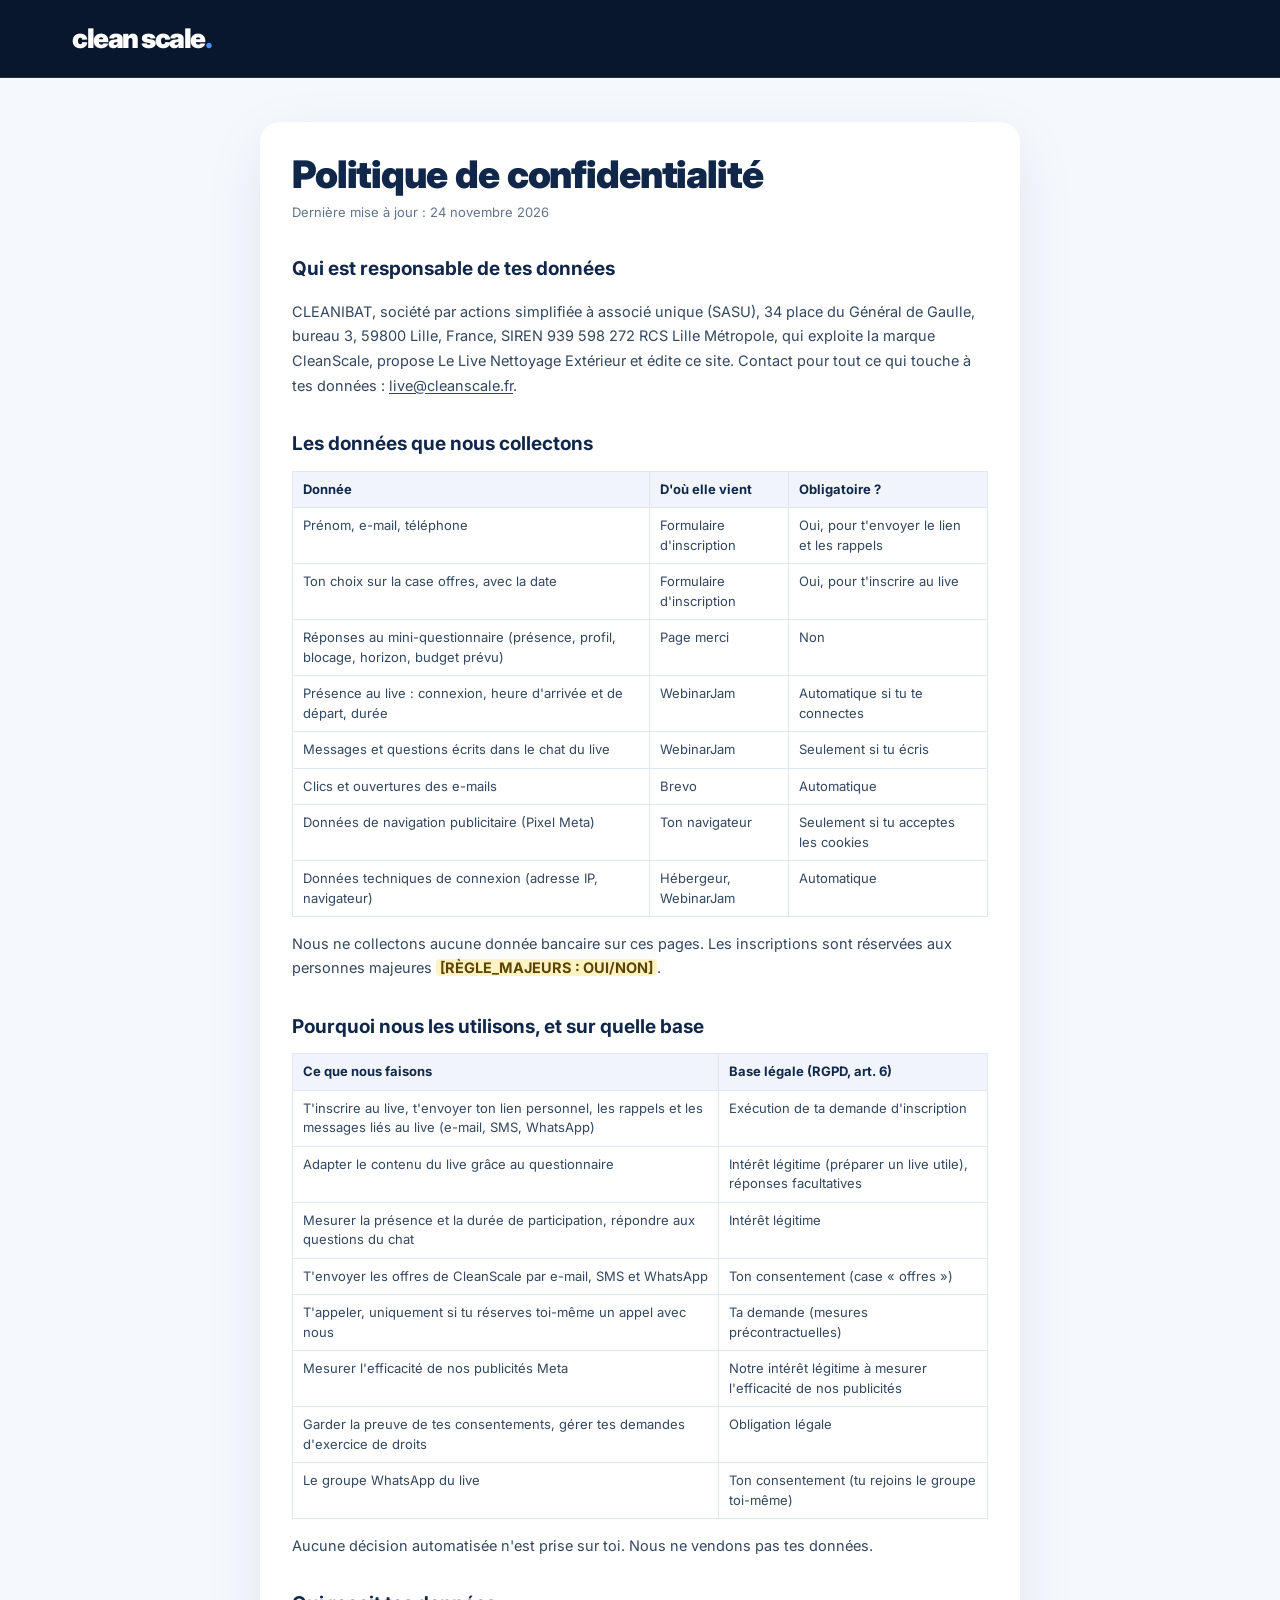
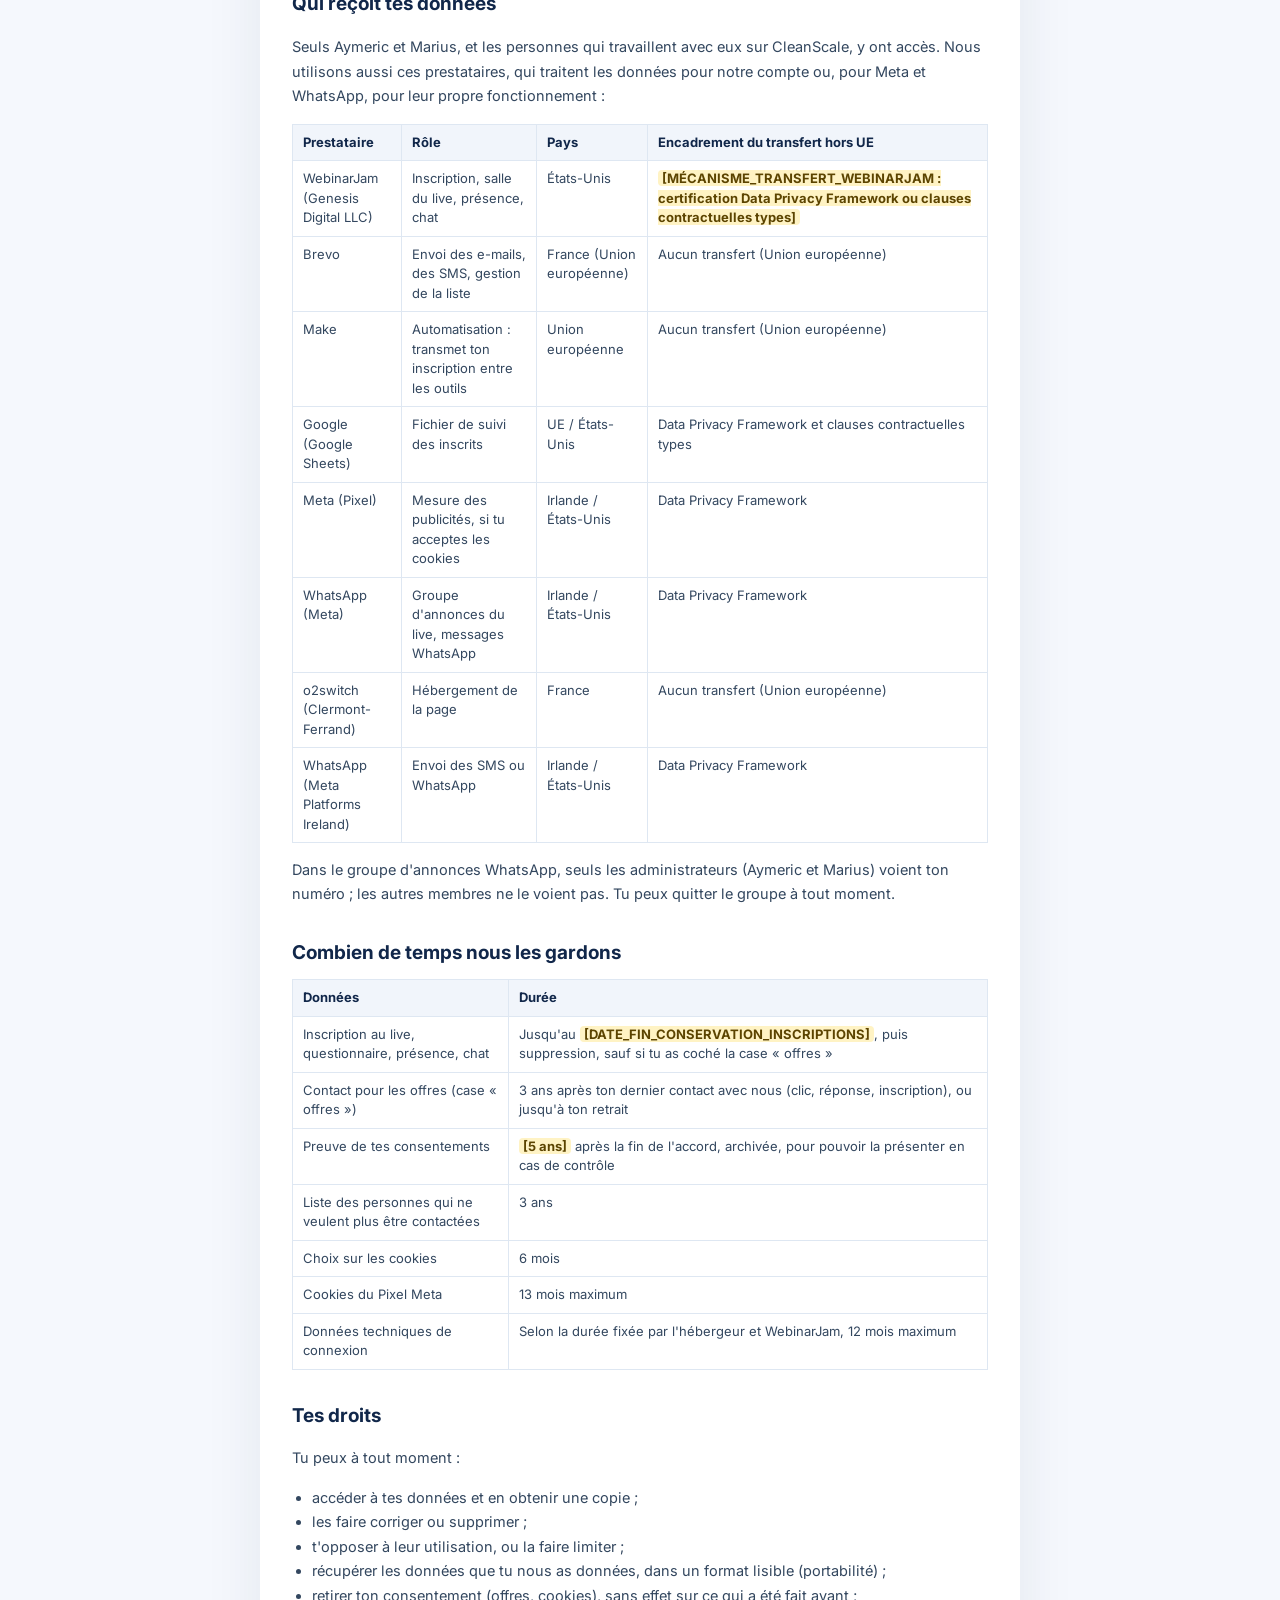
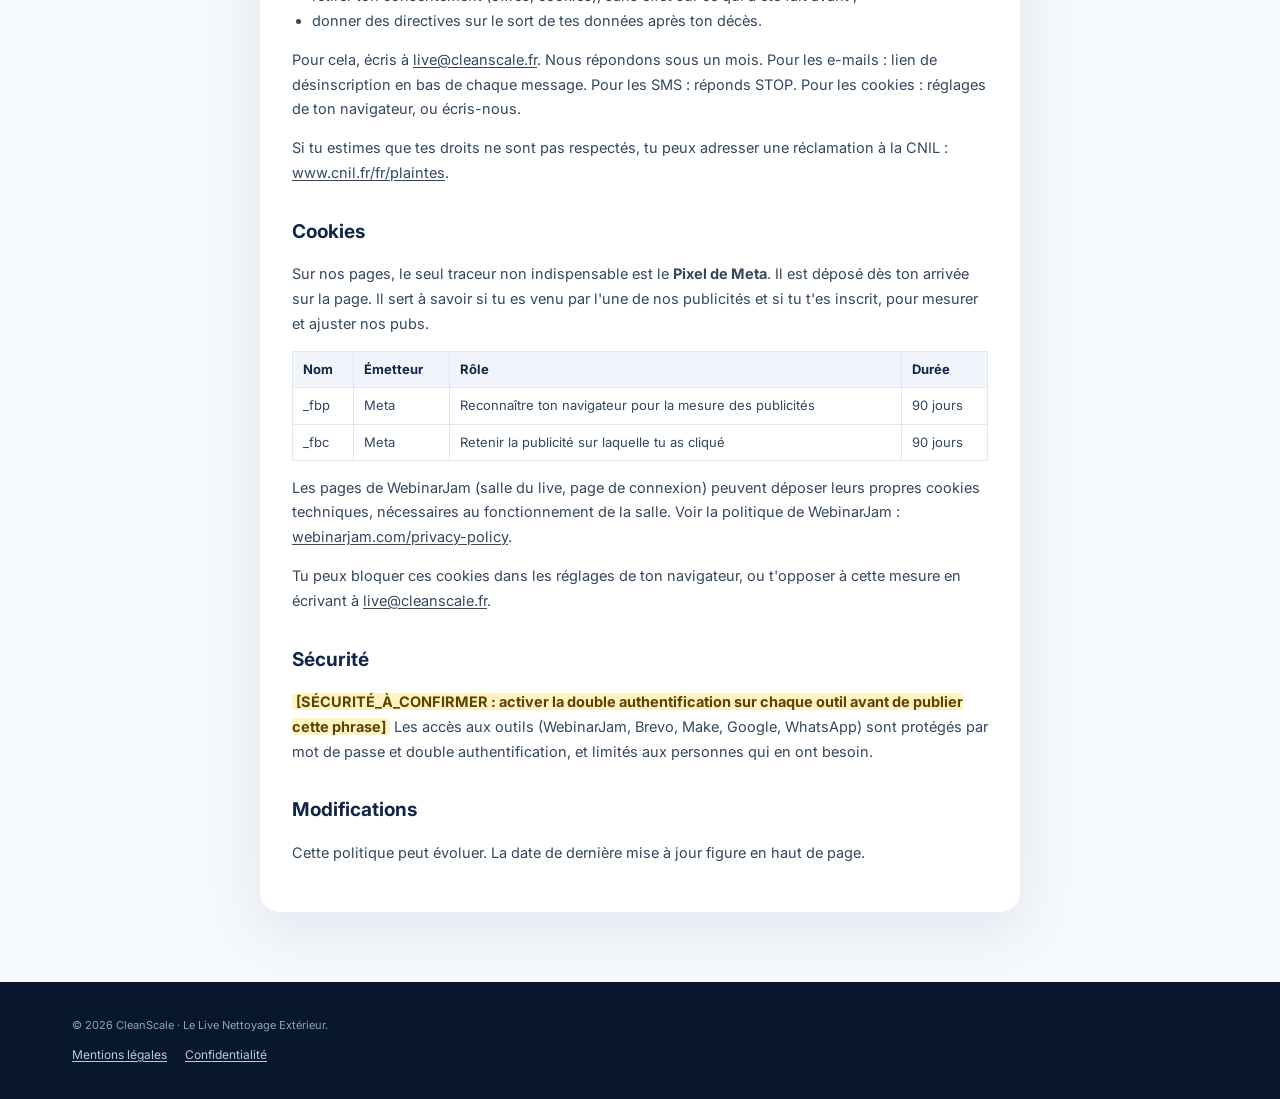
<file: confidentialite.html>
<!doctype html>
<html lang="fr">
<head>
  <meta charset="utf-8">
  <meta name="viewport" content="width=device-width, initial-scale=1">
  <meta name="robots" content="noindex, nofollow">
  <meta name="color-scheme" content="light">
  <meta name="theme-color" content="#08172c">
  <title>Politique de confidentialité | CleanScale</title>
  <link rel="preconnect" href="https://fonts.googleapis.com">
  <link rel="preconnect" href="https://fonts.gstatic.com" crossorigin>
  <link href="https://fonts.googleapis.com/css2?family=Inter:wght@400..900&amp;display=swap" rel="stylesheet">
  <link rel="stylesheet" href="assets/forma.css?v=9">
</head>
<body data-forma-variant="marine">
  <header>
    <div class="container nav">
      <a href="index.html" class="brand" aria-label="CleanScale, Le Live Nettoyage Extérieur"><span class="cs-logo">clean scale<i aria-hidden="true">.</i></span></a>
    </div>
  </header>
  <main class="simple-main">
    <div class="container" style="max-width:820px">
      <article class="legal">
        <h1>Politique de confidentialité</h1>
        <p class="updated">Dernière mise à jour : 24 novembre 2026</p>
        <h2>Qui est responsable de tes données</h2>
        <p>CLEANIBAT, société par actions simplifiée à associé unique (SASU), 34 place du Général de Gaulle, bureau 3, 59800 Lille, France, SIREN 939 598 272 RCS Lille Métropole, qui exploite la marque CleanScale, propose Le Live Nettoyage Extérieur et édite ce site. Contact pour tout ce qui touche à tes données : <a href="mailto:live@cleanscale.fr">live@cleanscale.fr</a>.</p>
        <h2>Les données que nous collectons</h2>
        <div class="legal-table"><table><thead><tr><th>Donnée</th><th>D'où elle vient</th><th>Obligatoire ?</th></tr></thead><tbody><tr><td>Prénom, e-mail, téléphone</td><td>Formulaire d'inscription</td><td>Oui, pour t'envoyer le lien et les rappels</td></tr><tr><td>Ton choix sur la case offres, avec la date</td><td>Formulaire d'inscription</td><td>Oui, pour t'inscrire au live</td></tr><tr><td>Réponses au mini-questionnaire (présence, profil, blocage, horizon, budget prévu)</td><td>Page merci</td><td>Non</td></tr><tr><td>Présence au live : connexion, heure d'arrivée et de départ, durée</td><td>WebinarJam</td><td>Automatique si tu te connectes</td></tr><tr><td>Messages et questions écrits dans le chat du live</td><td>WebinarJam</td><td>Seulement si tu écris</td></tr><tr><td>Clics et ouvertures des e-mails</td><td>Brevo</td><td>Automatique</td></tr><tr><td>Données de navigation publicitaire (Pixel Meta)</td><td>Ton navigateur</td><td>Seulement si tu acceptes les cookies</td></tr><tr><td>Données techniques de connexion (adresse IP, navigateur)</td><td>Hébergeur, WebinarJam</td><td>Automatique</td></tr></tbody></table></div>
        <p>Nous ne collectons aucune donnée bancaire sur ces pages. Les inscriptions sont réservées aux personnes majeures <span class="ph">[RÈGLE_MAJEURS : OUI/NON]</span>.</p>
        <h2>Pourquoi nous les utilisons, et sur quelle base</h2>
        <div class="legal-table"><table><thead><tr><th>Ce que nous faisons</th><th>Base légale (RGPD, art. 6)</th></tr></thead><tbody><tr><td>T'inscrire au live, t'envoyer ton lien personnel, les rappels et les messages liés au live (e-mail, SMS, WhatsApp)</td><td>Exécution de ta demande d'inscription</td></tr><tr><td>Adapter le contenu du live grâce au questionnaire</td><td>Intérêt légitime (préparer un live utile), réponses facultatives</td></tr><tr><td>Mesurer la présence et la durée de participation, répondre aux questions du chat</td><td>Intérêt légitime</td></tr><tr><td>T'envoyer les offres de CleanScale par e-mail, SMS et WhatsApp</td><td>Ton consentement (case « offres »)</td></tr><tr><td>T'appeler, uniquement si tu réserves toi-même un appel avec nous</td><td>Ta demande (mesures précontractuelles)</td></tr><tr><td>Mesurer l'efficacité de nos publicités Meta</td><td>Notre intérêt légitime à mesurer l'efficacité de nos publicités</td></tr><tr><td>Garder la preuve de tes consentements, gérer tes demandes d'exercice de droits</td><td>Obligation légale</td></tr><tr><td>Le groupe WhatsApp du live</td><td>Ton consentement (tu rejoins le groupe toi-même)</td></tr></tbody></table></div>
        <p>Aucune décision automatisée n'est prise sur toi. Nous ne vendons pas tes données.</p>
        <h2>Qui reçoit tes données</h2>
        <p>Seuls Aymeric et Marius, et les personnes qui travaillent avec eux sur CleanScale, y ont accès. Nous utilisons aussi ces prestataires, qui traitent les données pour notre compte ou, pour Meta et WhatsApp, pour leur propre fonctionnement :</p>
        <div class="legal-table"><table><thead><tr><th>Prestataire</th><th>Rôle</th><th>Pays</th><th>Encadrement du transfert hors UE</th></tr></thead><tbody><tr><td>WebinarJam (Genesis Digital LLC)</td><td>Inscription, salle du live, présence, chat</td><td>États-Unis</td><td><span class="ph">[MÉCANISME_TRANSFERT_WEBINARJAM : certification Data Privacy Framework ou clauses contractuelles types]</span></td></tr><tr><td>Brevo</td><td>Envoi des e-mails, des SMS, gestion de la liste</td><td>France (Union européenne)</td><td>Aucun transfert (Union européenne)</td></tr><tr><td>Make</td><td>Automatisation : transmet ton inscription entre les outils</td><td>Union européenne</td><td>Aucun transfert (Union européenne)</td></tr><tr><td>Google (Google Sheets)</td><td>Fichier de suivi des inscrits</td><td>UE / États-Unis</td><td>Data Privacy Framework et clauses contractuelles types</td></tr><tr><td>Meta (Pixel)</td><td>Mesure des publicités, si tu acceptes les cookies</td><td>Irlande / États-Unis</td><td>Data Privacy Framework</td></tr><tr><td>WhatsApp (Meta)</td><td>Groupe d'annonces du live, messages WhatsApp</td><td>Irlande / États-Unis</td><td>Data Privacy Framework</td></tr><tr><td>o2switch (Clermont-Ferrand)</td><td>Hébergement de la page</td><td>France</td><td>Aucun transfert (Union européenne)</td></tr><tr><td>WhatsApp (Meta Platforms Ireland)</td><td>Envoi des SMS ou WhatsApp</td><td>Irlande / États-Unis</td><td>Data Privacy Framework</td></tr></tbody></table></div>
        <p>Dans le groupe d'annonces WhatsApp, seuls les administrateurs (Aymeric et Marius) voient ton numéro ; les autres membres ne le voient pas. Tu peux quitter le groupe à tout moment.</p>
        <h2>Combien de temps nous les gardons</h2>
        <div class="legal-table"><table><thead><tr><th>Données</th><th>Durée</th></tr></thead><tbody><tr><td>Inscription au live, questionnaire, présence, chat</td><td>Jusqu'au <span class="ph">[DATE_FIN_CONSERVATION_INSCRIPTIONS]</span>, puis suppression, sauf si tu as coché la case « offres »</td></tr><tr><td>Contact pour les offres (case « offres »)</td><td>3 ans après ton dernier contact avec nous (clic, réponse, inscription), ou jusqu'à ton retrait</td></tr><tr><td>Preuve de tes consentements</td><td><span class="ph">[5 ans]</span> après la fin de l'accord, archivée, pour pouvoir la présenter en cas de contrôle</td></tr><tr><td>Liste des personnes qui ne veulent plus être contactées</td><td>3 ans</td></tr><tr><td>Choix sur les cookies</td><td>6 mois</td></tr><tr><td>Cookies du Pixel Meta</td><td>13 mois maximum</td></tr><tr><td>Données techniques de connexion</td><td>Selon la durée fixée par l'hébergeur et WebinarJam, 12 mois maximum</td></tr></tbody></table></div>
        <h2>Tes droits</h2>
        <p>Tu peux à tout moment :</p>
        <ul><li>accéder à tes données et en obtenir une copie ;</li><li>les faire corriger ou supprimer ;</li><li>t'opposer à leur utilisation, ou la faire limiter ;</li><li>récupérer les données que tu nous as données, dans un format lisible (portabilité) ;</li><li>retirer ton consentement (offres, cookies), sans effet sur ce qui a été fait avant ;</li><li>donner des directives sur le sort de tes données après ton décès.</li></ul>
        <p>Pour cela, écris à <a href="mailto:live@cleanscale.fr">live@cleanscale.fr</a>. Nous répondons sous un mois. Pour les e-mails : lien de désinscription en bas de chaque message. Pour les SMS : réponds STOP. Pour les cookies : réglages de ton navigateur, ou écris-nous.</p>
        <p>Si tu estimes que tes droits ne sont pas respectés, tu peux adresser une réclamation à la CNIL : <a href="https://www.cnil.fr/fr/plaintes" target="_blank" rel="noopener">www.cnil.fr/fr/plaintes</a>.</p>
        <h2 id="cookies">Cookies</h2>
        <p>Sur nos pages, le seul traceur non indispensable est le <b>Pixel de Meta</b>. Il est déposé dès ton arrivée sur la page. Il sert à savoir si tu es venu par l'une de nos publicités et si tu t'es inscrit, pour mesurer et ajuster nos pubs.</p>
        <div class="legal-table"><table><thead><tr><th>Nom</th><th>Émetteur</th><th>Rôle</th><th>Durée</th></tr></thead><tbody><tr><td>_fbp</td><td>Meta</td><td>Reconnaître ton navigateur pour la mesure des publicités</td><td>90 jours</td></tr><tr><td>_fbc</td><td>Meta</td><td>Retenir la publicité sur laquelle tu as cliqué</td><td>90 jours</td></tr></tbody></table></div>
        <p>Les pages de WebinarJam (salle du live, page de connexion) peuvent déposer leurs propres cookies techniques, nécessaires au fonctionnement de la salle. Voir la politique de WebinarJam : <a href="https://webinarjam.com/privacy-policy/" target="_blank" rel="noopener">webinarjam.com/privacy-policy</a>.</p>
        <p>Tu peux bloquer ces cookies dans les réglages de ton navigateur, ou t'opposer à cette mesure en écrivant à <a href="mailto:live@cleanscale.fr">live@cleanscale.fr</a>.</p>
        <h2>Sécurité</h2>
        <p><span class="ph">[SÉCURITÉ_À_CONFIRMER : activer la double authentification sur chaque outil avant de publier cette phrase]</span> Les accès aux outils (WebinarJam, Brevo, Make, Google, WhatsApp) sont protégés par mot de passe et double authentification, et limités aux personnes qui en ont besoin.</p>
        <h2>Modifications</h2>
        <p>Cette politique peut évoluer. La date de dernière mise à jour figure en haut de page.</p>
      </article>
    </div>
  </main>
  <footer><div class="container"><div class="footer-note">© 2026 CleanScale · Le Live Nettoyage Extérieur.<div class="footer-links"><a href="mentions-legales.html">Mentions légales</a><a href="confidentialite.html">Confidentialité</a></div></div></div></footer>
  <script src="assets/config.js?v=4"></script>
  <script src="assets/commun.js?v=7"></script>
</body>
</html>
</file>
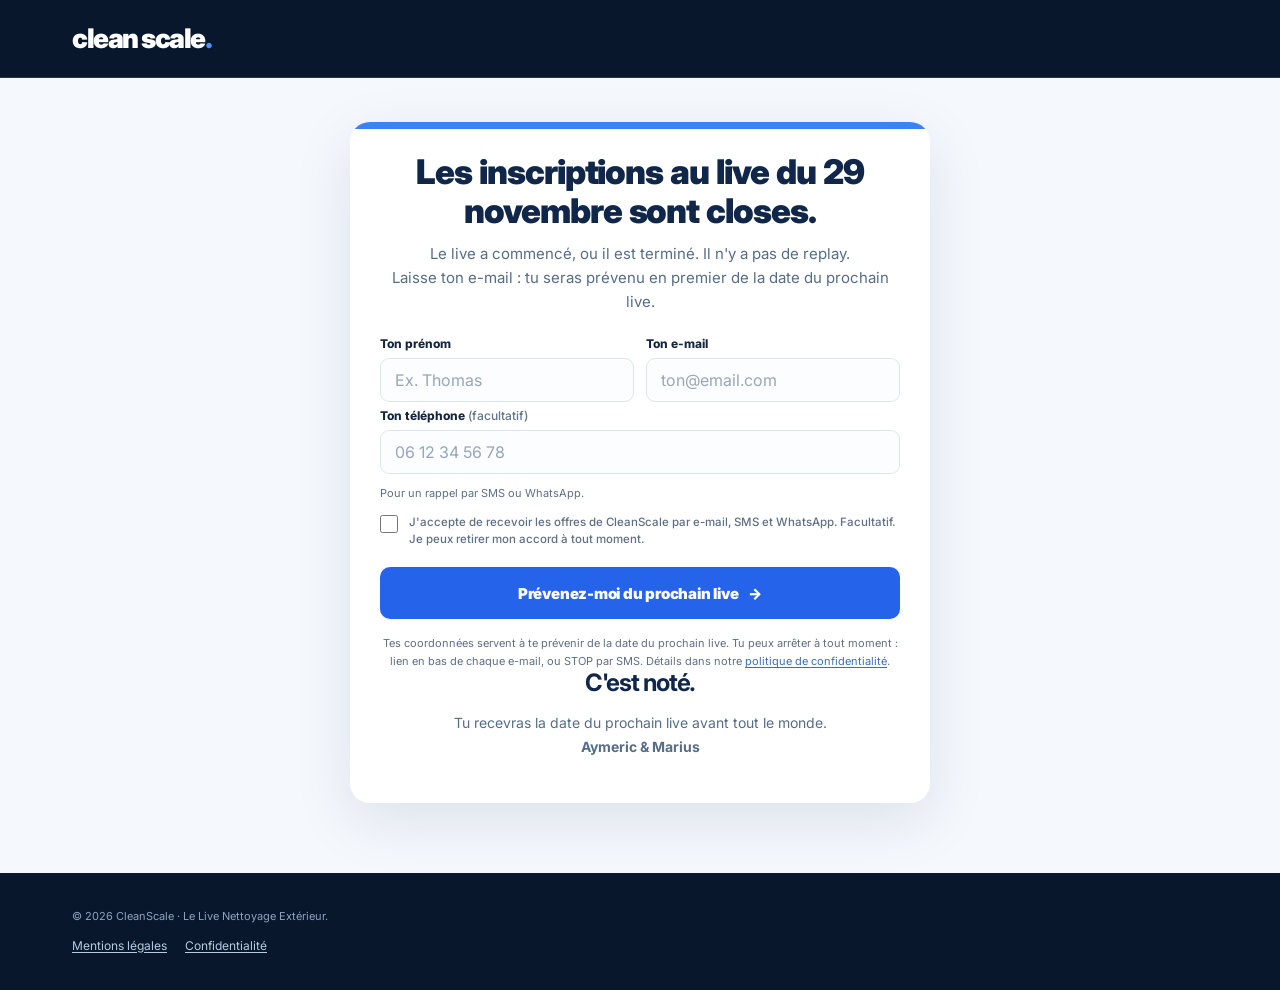
<file: inscriptions-closes.html>
<!doctype html>
<html lang="fr">
<head>
  <meta charset="utf-8">
  <meta name="viewport" content="width=device-width, initial-scale=1">
  <meta name="robots" content="noindex, nofollow">
  <meta name="color-scheme" content="light">
  <meta name="theme-color" content="#08172c">
  <title>Inscriptions closes | CleanScale</title>
  <link rel="preconnect" href="https://fonts.googleapis.com">
  <link rel="preconnect" href="https://fonts.gstatic.com" crossorigin>
  <link href="https://fonts.googleapis.com/css2?family=Inter:wght@400..900&amp;display=swap" rel="stylesheet">
  <link rel="stylesheet" href="assets/forma.css?v=9">
</head>
<body data-forma-variant="marine">
  <header>
    <div class="container nav">
      <a href="index.html" class="brand" aria-label="CleanScale, Le Live Nettoyage Extérieur"><span class="cs-logo">clean scale<i aria-hidden="true">.</i></span></a>
    </div>
  </header>
  <main class="simple-main">
    <div class="container">
      <div class="simple-card signup" style="box-shadow:0 18px 60px rgba(13,35,65,.10)">
        <div id="form-section">
          <div class="closed-head">
            <h1>Les inscriptions au live du 29 novembre sont closes.</h1>
            <p>Le live a commencé, ou il est terminé. Il n'y a pas de replay.<br>Laisse ton e-mail&nbsp;: tu seras prévenu en premier de la date du prochain live.</p>
          </div>
          <form id="wait-form" novalidate>
            <div class="hp" aria-hidden="true"><label>Site web<input type="text" name="website" id="website" tabindex="-1" autocomplete="off"></label></div>
            <div class="form-pair">
              <div class="form-row"><label for="firstName">Ton prénom</label><input id="firstName" name="firstName" type="text" placeholder="Ex. Thomas" autocomplete="given-name" maxlength="80" required></div>
              <div class="form-row"><label for="email">Ton e-mail</label><input id="email" name="email" type="email" placeholder="ton@email.com" autocomplete="email" maxlength="180" required></div>
            </div>
            <div class="form-row"><label for="phone">Ton téléphone <span style="font-weight:500;color:#63748a">(facultatif)</span></label><input id="phone" name="phone" type="tel" placeholder="06 12 34 56 78" autocomplete="tel" inputmode="tel" maxlength="20" aria-describedby="phone-help"></div>
            <p class="field-help pair-help" id="phone-help">Pour un rappel par SMS ou WhatsApp.</p>
            <div class="consents">
              <label class="check"><input type="checkbox" name="offres_ok" id="offres_ok" value="oui"><span>J'accepte de recevoir les offres de CleanScale par e-mail, SMS et WhatsApp. Facultatif. Je peux retirer mon accord à tout moment.</span></label>
            </div>
            <p id="form-error" role="alert" style="display:none;color:#a23c35;font-size:13px;font-weight:700;margin:-4px 0 12px"></p>
            <button class="btn-main form-submit" type="submit">Prévenez-moi du prochain live <span aria-hidden="true">→</span></button>
            <p class="small-note">Tes coordonnées servent à te prévenir de la date du prochain live. Tu peux arrêter à tout moment&nbsp;: lien en bas de chaque e-mail, ou STOP par SMS. Détails dans notre <a href="confidentialite.html">politique de confidentialité</a>.</p>
          </form>
        </div>
        <div id="wait-ok" class="success" hidden role="status">
          <h2 style="font-size:24px;margin:0 0 10px;color:#11274a">C'est noté<span id="ok-name"></span>.</h2>
          <p>Tu recevras la date du prochain live avant tout le monde.<br><b>Aymeric &amp; Marius</b></p>
        </div>
        <!-- Bloc « Tu étais là dimanche ? » + lien de candidature : à ajouter SEULEMENT après la présentation de l'offre en direct (texte dans funnel/pages.md, section 6). -->
      </div>
    </div>
  </main>
  <footer><div class="container"><div class="footer-note">© 2026 CleanScale · Le Live Nettoyage Extérieur.<div class="footer-links"><a href="mentions-legales.html">Mentions légales</a><a href="confidentialite.html">Confidentialité</a></div></div></div></footer>
  <script src="assets/config.js?v=4"></script>
  <script src="assets/commun.js?v=7"></script>
  <script>
  (()=>{
    const F=window.FORMA,$=id=>document.getElementById(id),form=$('wait-form'),error=$('form-error'),btn=form.querySelector('.form-submit'),btnHtml=btn.innerHTML;
    const done=n=>{$('ok-name').textContent=n?', '+n:'';$('form-section').hidden=true;$('wait-ok').hidden=false;};
    const fail=(m,id)=>{error.textContent=m;error.style.display='block';if(id){$(id).setAttribute('aria-invalid','true');$(id).focus();}};
    form.addEventListener('submit',e=>{
      e.preventDefault();error.style.display='none';['firstName','email','phone'].forEach(id=>$(id).removeAttribute('aria-invalid'));
      if($('website').value) return done('');
      const firstName=$('firstName').value.trim(),email=$('email').value.trim().toLowerCase();
      let phone=$('phone').value.replace(/\(0\)/,'').replace(/[^\d+]/g,'');
      if(phone.startsWith('00')) phone='+'+phone.slice(2);
      if(/^0[1-9]\d{8}$/.test(phone)) phone='+33'+phone.slice(1);
      if(firstName.length<2) return fail('Indique ton prénom.','firstName');
      if(!/^\S+@\S+\.\S+$/.test(email)) return fail('Indique une adresse e-mail valide.','email');
      if(phone&&!/^\+[1-9]\d{8,14}$/.test(phone)) return fail('Indique un numéro de téléphone valide, ou laisse le champ vide.','phone');
      btn.disabled=true;btn.textContent='Envoi…';
      F.send('attente',Object.assign({firstName,email,phone,offres_ok:$('offres_ok').checked?'oui':'non',consent_version:(F.config.CONSENT_VERSION||''),consent_at:new Date().toISOString(),website:''},F.utm())).then(r=>{
        if(!r||!r.ok){btn.disabled=false;btn.innerHTML=btnHtml;return fail("L'envoi n'est pas passé. Réessaie dans un instant.");}
        done(firstName);
      });
    });
  })();
  </script>
</body>
</html>
</file>
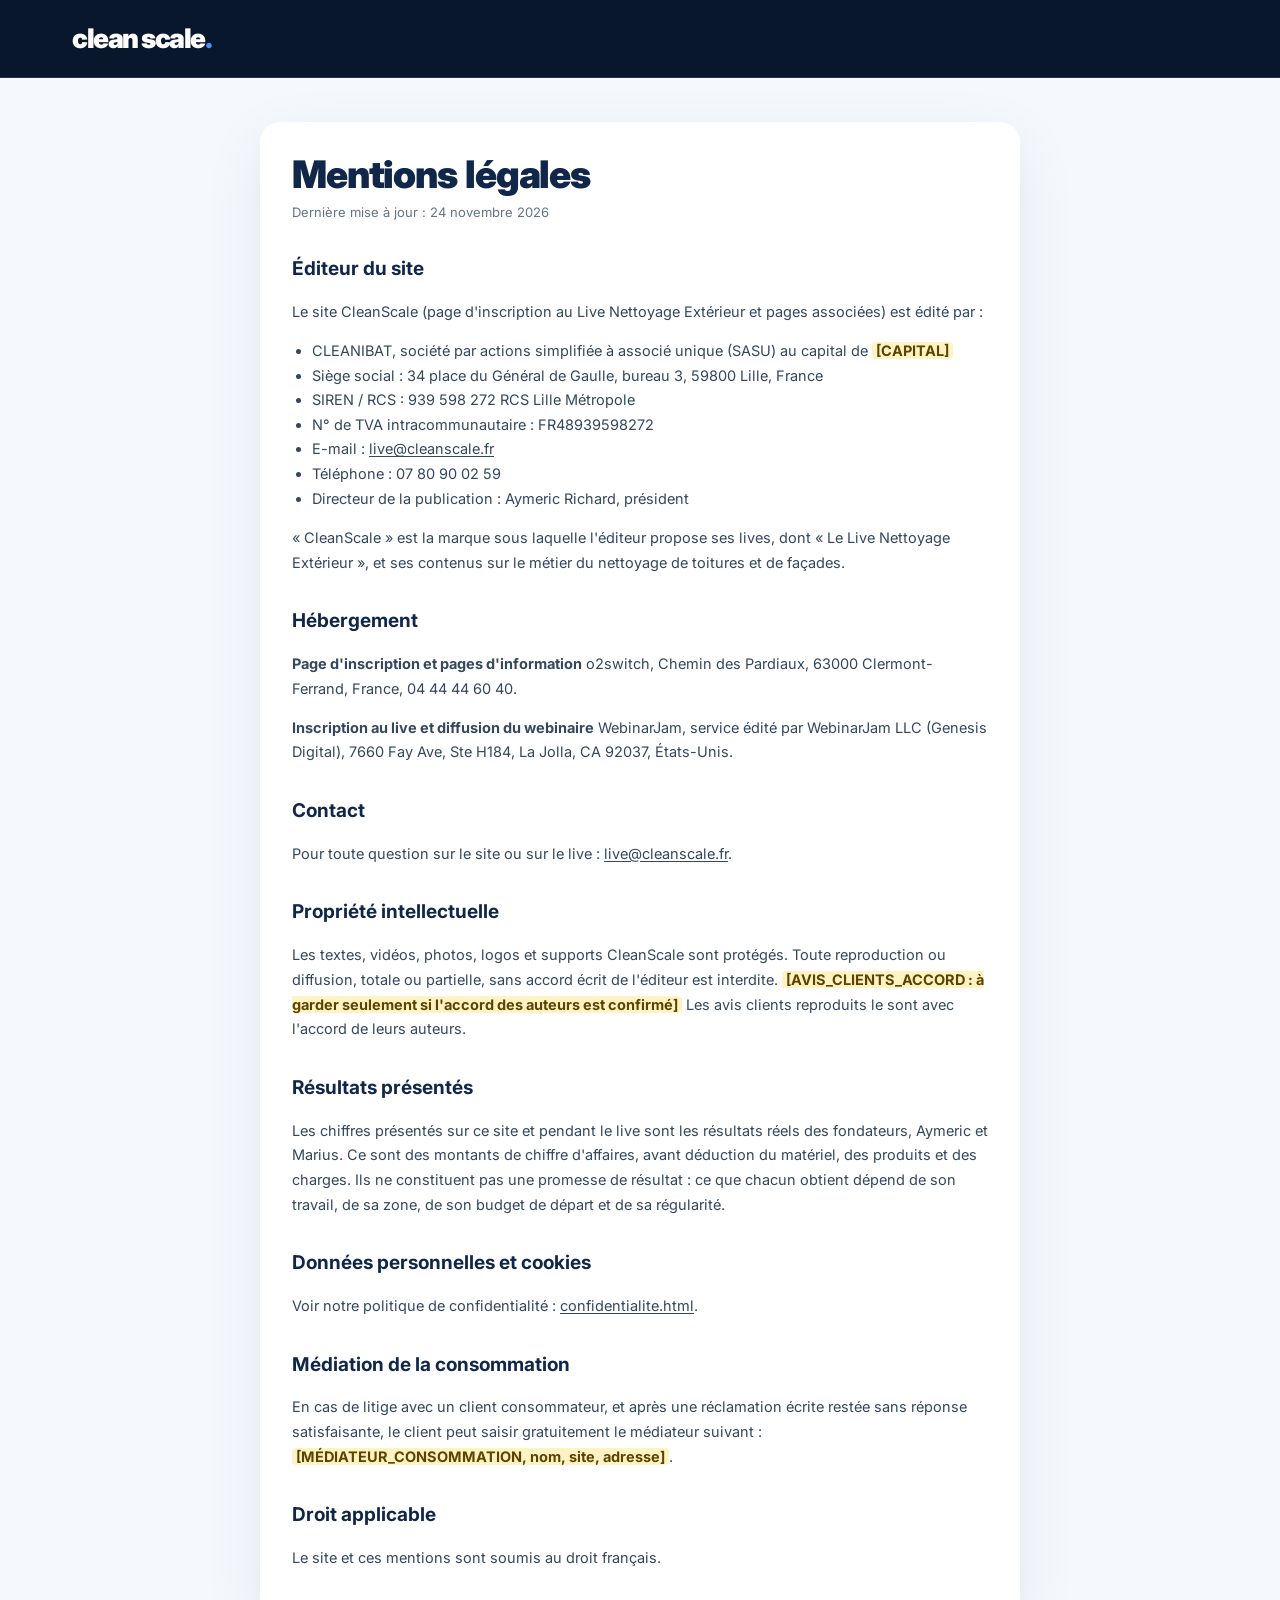
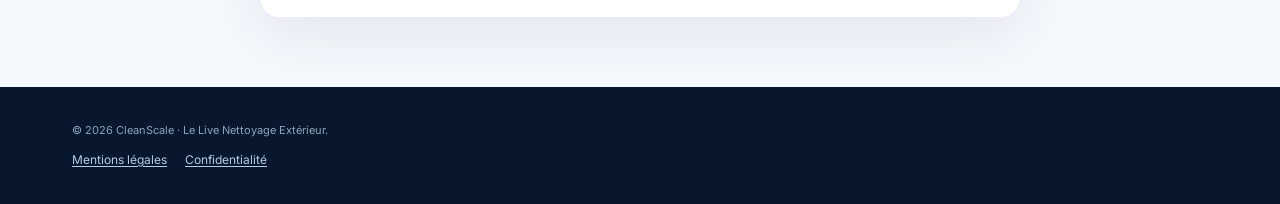
<file: mentions-legales.html>
<!doctype html>
<html lang="fr">
<head>
  <meta charset="utf-8">
  <meta name="viewport" content="width=device-width, initial-scale=1">
  <meta name="robots" content="noindex, nofollow">
  <meta name="color-scheme" content="light">
  <meta name="theme-color" content="#08172c">
  <title>Mentions légales | CleanScale</title>
  <link rel="preconnect" href="https://fonts.googleapis.com">
  <link rel="preconnect" href="https://fonts.gstatic.com" crossorigin>
  <link href="https://fonts.googleapis.com/css2?family=Inter:wght@400..900&amp;display=swap" rel="stylesheet">
  <link rel="stylesheet" href="assets/forma.css?v=9">
</head>
<body data-forma-variant="marine">
  <header>
    <div class="container nav">
      <a href="index.html" class="brand" aria-label="CleanScale, Le Live Nettoyage Extérieur"><span class="cs-logo">clean scale<i aria-hidden="true">.</i></span></a>
    </div>
  </header>
  <main class="simple-main">
    <div class="container" style="max-width:820px">
      <article class="legal">
        <h1>Mentions légales</h1>
        <p class="updated">Dernière mise à jour : 24 novembre 2026</p>
        <h2>Éditeur du site</h2>
        <p>Le site CleanScale (page d'inscription au Live Nettoyage Extérieur et pages associées) est édité par :</p>
        <ul><li>CLEANIBAT, société par actions simplifiée à associé unique (SASU) au capital de <span class="ph">[CAPITAL]</span></li><li>Siège social : 34 place du Général de Gaulle, bureau 3, 59800 Lille, France</li><li>SIREN / RCS : 939 598 272 RCS Lille Métropole</li><li>N° de TVA intracommunautaire : FR48939598272</li><li>E-mail : <a href="mailto:live@cleanscale.fr">live@cleanscale.fr</a></li><li>Téléphone : 07 80 90 02 59</li><li>Directeur de la publication : Aymeric Richard, président</li></ul>
        <p>« CleanScale » est la marque sous laquelle l'éditeur propose ses lives, dont « Le Live Nettoyage Extérieur », et ses contenus sur le métier du nettoyage de toitures et de façades.</p>
        <h2>Hébergement</h2>
        <p><b>Page d'inscription et pages d'information</b> o2switch, Chemin des Pardiaux, 63000 Clermont-Ferrand, France, 04 44 44 60 40.</p>
        <p><b>Inscription au live et diffusion du webinaire</b> WebinarJam, service édité par WebinarJam LLC (Genesis Digital), 7660 Fay Ave, Ste H184, La Jolla, CA 92037, États-Unis.</p>
        <h2>Contact</h2>
        <p>Pour toute question sur le site ou sur le live : <a href="mailto:live@cleanscale.fr">live@cleanscale.fr</a>.</p>
        <h2>Propriété intellectuelle</h2>
        <p>Les textes, vidéos, photos, logos et supports CleanScale sont protégés. Toute reproduction ou diffusion, totale ou partielle, sans accord écrit de l'éditeur est interdite. <span class="ph">[AVIS_CLIENTS_ACCORD : à garder seulement si l'accord des auteurs est confirmé]</span> Les avis clients reproduits le sont avec l'accord de leurs auteurs.</p>
        <h2>Résultats présentés</h2>
        <p>Les chiffres présentés sur ce site et pendant le live sont les résultats réels des fondateurs, Aymeric et Marius. Ce sont des montants de chiffre d'affaires, avant déduction du matériel, des produits et des charges. Ils ne constituent pas une promesse de résultat : ce que chacun obtient dépend de son travail, de sa zone, de son budget de départ et de sa régularité.</p>
        <h2>Données personnelles et cookies</h2>
        <p>Voir notre politique de confidentialité : <a href="confidentialite.html">confidentialite.html</a>.</p>
        <h2>Médiation de la consommation</h2>
        <p>En cas de litige avec un client consommateur, et après une réclamation écrite restée sans réponse satisfaisante, le client peut saisir gratuitement le médiateur suivant : <span class="ph">[MÉDIATEUR_CONSOMMATION, nom, site, adresse]</span>.</p>
        <h2>Droit applicable</h2>
        <p>Le site et ces mentions sont soumis au droit français.</p>
      </article>
    </div>
  </main>
  <footer><div class="container"><div class="footer-note">© 2026 CleanScale · Le Live Nettoyage Extérieur.<div class="footer-links"><a href="mentions-legales.html">Mentions légales</a><a href="confidentialite.html">Confidentialité</a></div></div></div></footer>
  <script src="assets/config.js?v=4"></script>
  <script src="assets/commun.js?v=7"></script>
</body>
</html>
</file>
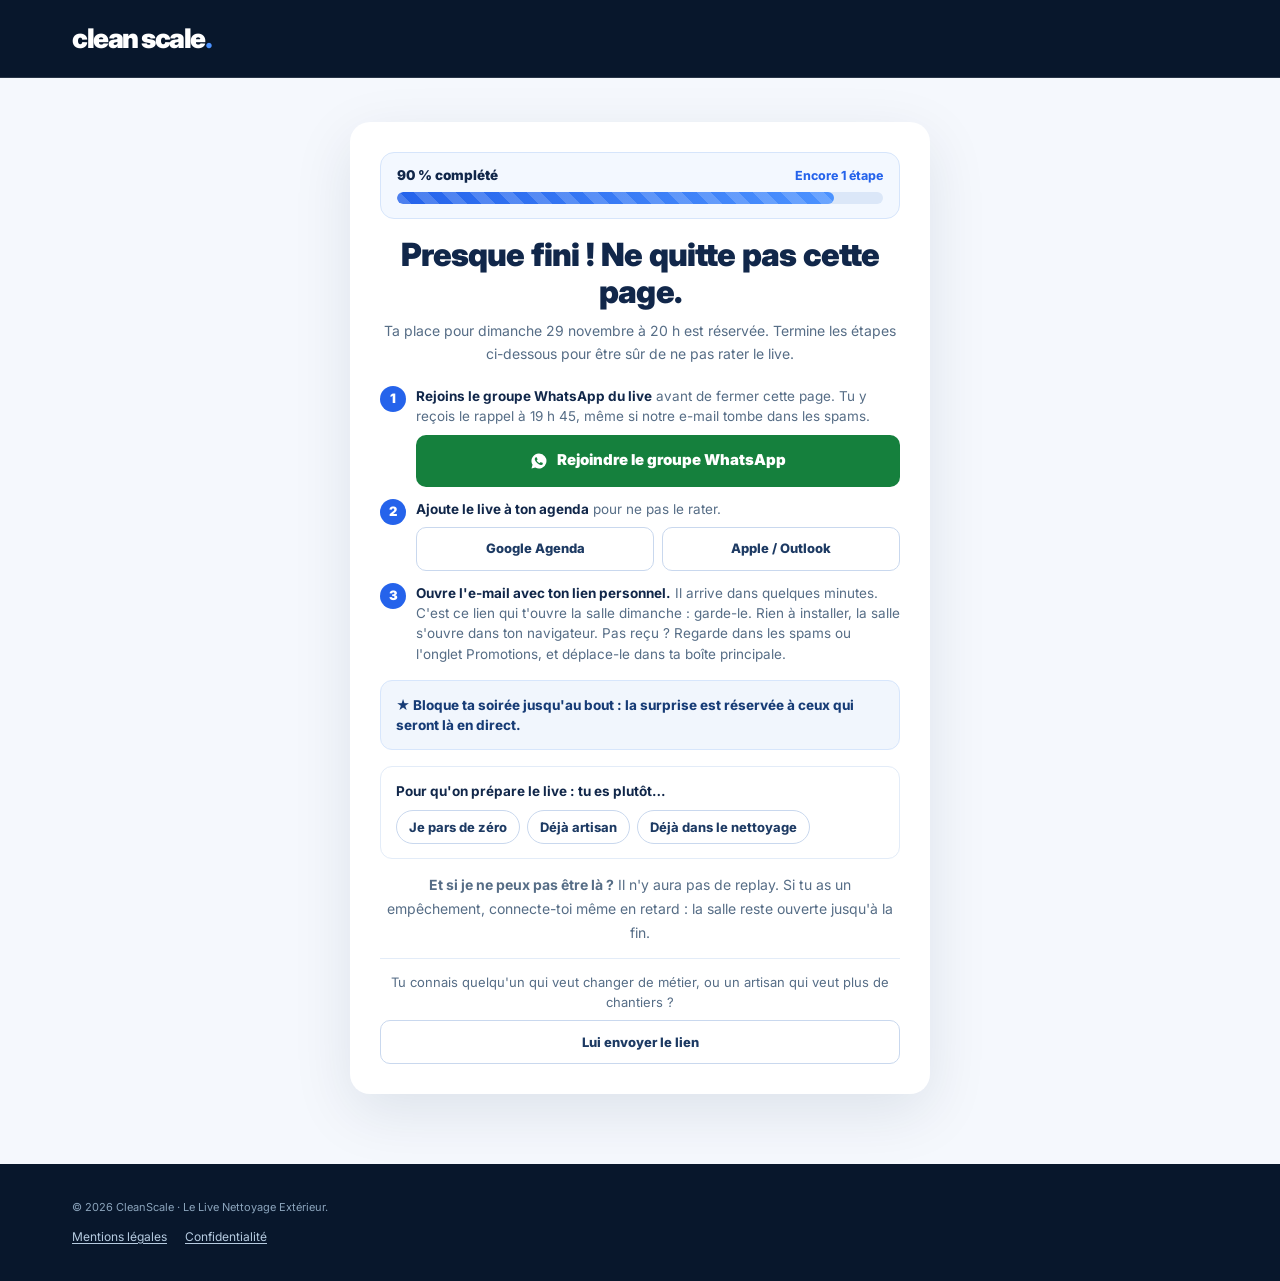
<file: merci.html>
<!doctype html>
<html lang="fr">
<head>
  <meta charset="utf-8">
  <meta name="viewport" content="width=device-width, initial-scale=1">
  <meta name="robots" content="noindex, nofollow">
  <meta name="color-scheme" content="light">
  <meta name="theme-color" content="#08172c">
  <title>C'est noté ! Ta place est gardée | CleanScale</title>
  <link rel="preconnect" href="https://fonts.googleapis.com">
  <link rel="preconnect" href="https://fonts.gstatic.com" crossorigin>
  <link href="https://fonts.googleapis.com/css2?family=Inter:wght@400..900&amp;display=swap" rel="stylesheet">
  <link rel="stylesheet" href="assets/forma.css?v=9">
</head>
<body data-forma-variant="marine">
  <header>
    <div class="container nav">
      <a href="index.html" class="brand" aria-label="CleanScale, Le Live Nettoyage Extérieur"><span class="cs-logo">clean scale<i aria-hidden="true">.</i></span></a>
    </div>
  </header>
  <main class="simple-main">
    <div class="container">
      <div class="simple-card">
            <div id="signup-success" class="success">
              <div class="sx-progress" id="sx-progress" role="status" aria-live="polite">
                <div class="sx-progress-top"><b id="sx-pct-txt">90&nbsp;% complété</b><span id="sx-pct-left">Encore 1 étape</span></div>
                <div class="sx-bar"><span id="sx-bar" style="width:90%"></span></div>
              </div>
              <h1 class="merci-title" style="font-size:clamp(25px,6vw,32px);letter-spacing:-.03em;line-height:1.15;margin:0 0 8px;color:#11274a">Presque fini<span id="success-name"></span>&nbsp;! Ne quitte pas cette page.</h1>
              <p style="margin:0 0 20px">Ta place pour dimanche 29 novembre à 20&nbsp;h est réservée. Termine les étapes ci-dessous pour être sûr de ne pas rater le live.</p>
              <ol class="sx-steps">
                <li id="step-wa"><div><b>Rejoins le groupe WhatsApp du live</b> avant de fermer cette page. Tu y reçois le rappel à 19&nbsp;h&nbsp;45, même si notre e-mail tombe dans les spams.<a class="btn-wa" id="whatsapp-link" href="#" target="_blank" rel="noopener"><svg width="18" height="18" viewBox="0 0 24 24" fill="currentColor" aria-hidden="true"><path d="M12 2a10 10 0 0 0-8.6 15.1L2 22l5-1.3A10 10 0 1 0 12 2Zm5.3 14.1c-.2.6-1.3 1.2-1.8 1.2-.5.1-1 .1-3.3-.8-2.8-1.1-4.5-3.9-4.7-4.1-.1-.2-1.1-1.5-1.1-2.8s.7-2 1-2.3c.2-.2.5-.3.7-.3h.5c.2 0 .4 0 .6.5l.8 2c.1.2.1.4 0 .5l-.4.6-.4.4c-.1.1-.3.3-.1.6.1.3.6 1.1 1.4 1.8 1 .9 1.8 1.1 2.1 1.3.3.1.4.1.6-.1l.8-1c.2-.3.4-.2.6-.1l1.9.9c.3.1.5.2.5.3.1.2.1.7-.1 1.4Z"/></svg> Rejoindre le groupe WhatsApp</a></div></li>
                <li id="step-cal"><div><b>Ajoute le live à ton agenda</b> pour ne pas le rater.<div class="sx-cal"><a class="btn-ghost" target="_blank" rel="noopener" href="https://calendar.google.com/calendar/render?action=TEMPLATE&amp;text=Live%20Nettoyage%20Ext%C3%A9rieur&amp;dates=20261129T190000Z/20261129T203000Z&amp;ctz=Europe/Paris&amp;details=Le%20lien%20du%20live%20t%27est%20envoy%C3%A9%20par%20e-mail%20et%20par%20SMS%20ou%20WhatsApp.">Google Agenda</a><a class="btn-ghost" id="ics-link" href="#" download="live-nettoyage-exterieur-29-novembre.ics">Apple / Outlook</a></div></div></li>
                <li id="step-mail"><div><b>Ouvre l'e-mail avec ton lien personnel.</b> Il arrive dans quelques minutes. C'est ce lien qui t'ouvre la salle dimanche&nbsp;: garde-le. Rien à installer, la salle s'ouvre dans ton navigateur. Pas reçu&nbsp;? Regarde dans les spams ou l'onglet Promotions, et déplace-le dans ta boîte principale.</div></li>
              </ol>
              <!-- Vidéo de Marius : à remettre plus tard
              <p class="sx-vtitle">Le message de Marius avant dimanche</p>
              <div class="slot video"><video src="videos/confirmation.mp4" controls playsinline preload="metadata" onerror="this.parentNode.classList.add('empty');this.remove()"></video><span class="slot-label" aria-hidden="true">Vidéo de Marius<br>(à tourner)</span></div>
              -->
              <div class="sx-take"><p class="sx-surprise"><span aria-hidden="true">★</span> Bloque ta soirée jusqu'au bout&nbsp;: la surprise est réservée à ceux qui seront là en direct.</p></div>
              <div class="sx-qbox"><div class="sx-quiz" id="sx-quiz"><div class="sxq" data-q="profil"><b>Pour qu'on prépare le live&nbsp;: tu es plutôt…</b><div class="sx-chips"><button type="button" data-v="debutant">Je pars de zéro</button><button type="button" data-v="artisan">Déjà artisan</button><button type="button" data-v="nettoyage">Déjà dans le nettoyage</button></div></div><div class="sxq" data-q="blocage" hidden><b>Ton plus gros blocage aujourd'hui&nbsp;?</b><div class="sx-chips"><button type="button" data-v="clients">Trouver des clients</button><button type="button" data-v="prix">Fixer mes prix</button><button type="button" data-v="materiel">Le matériel pour démarrer</button></div></div><div class="sxq" data-q="horizon" hidden><b>Et tu voudrais te lancer…</b><div class="sx-chips"><button type="button" data-v="janvier">Dès janvier</button><button type="button" data-v="6mois">Dans les 6 prochains mois</button><button type="button" data-v="renseigne">Je me renseigne</button></div></div><div class="sxq" data-q="budget" hidden><b>Pour démarrer (matériel, produits), tu as prévu…</b><div class="sx-chips"><button type="button" data-v="dedie">Un budget dédié</button><button type="button" data-v="petit">Un petit budget</button><button type="button" data-v="rien">Rien pour l'instant</button></div></div><p class="sx-noted" hidden><b>Noté, merci.</b> <span id="sx-noted-txt">On en parle dimanche en direct.</span></p></div></div>
              <p class="sx-noreplay"><b>Et si je ne peux pas être là&nbsp;?</b> Il n'y aura pas de replay. Si tu as un empêchement, connecte-toi même en retard&nbsp;: la salle reste ouverte jusqu'à la fin.</p>
              <div class="sx-share"><p>Tu connais quelqu'un qui veut changer de métier, ou un artisan qui veut plus de chantiers&nbsp;?</p><a class="btn-ghost" id="share-link" href="#" target="_blank" rel="noopener">Lui envoyer le lien</a></div>
            </div>
      </div>
    </div>
  </main>
  <footer><div class="container"><div class="footer-note">© 2026 CleanScale · Le Live Nettoyage Extérieur.<div class="footer-links"><a href="mentions-legales.html">Mentions légales</a><a href="confidentialite.html">Confidentialité</a></div></div></div></footer>
  <script src="assets/config.js?v=5"></script>
  <script src="assets/commun.js?v=7"></script>
  <script>
  (()=>{
    const C=window.FORMA_CONFIG||{},F=window.FORMA,P=F.params||{},$=id=>document.getElementById(id);
    // Prénom : venu de notre formulaire (mémoire de l'onglet) ou de WebinarJam (paramètre d'URL, nom exact à vérifier pendant l'essai)
    const prenom=(P.wj_lead_first_name||P.prenom||P.first_name||P.firstname||P.name||F.store.get('forma_prenom',true)||'').trim().split(' ')[0].slice(0,40);
    const email=((P.wj_lead_email||P.email||F.store.get('forma_email',true)||'')+'').trim().toLowerCase();
    // Inscription WebinarJam : on transmet l'inscrit (avec son lien personnel) au serveur → CRM + Brevo. Une seule fois par inscription.
    if(P.wj_lead_email&&F.store.get('forma_wj_sent',true)!==email){
      F.send('inscription_wj',Object.assign({email,firstName:prenom,phone:(P.wj_lead_phone_country_code||'')+(P.wj_lead_phone_number||''),lien_live:P.wj_lead_unique_link_live_room||'',event_id:(F.leadId?F.leadId():'')},F.utm()),{keepalive:true})
       .then(r=>{if(r&&r.ok)F.store.set('forma_wj_sent',email,true);});
    }
    if(prenom){$('success-name').textContent=', '+prenom;F.store.set('forma_prenom',prenom,true);}
    if(email) F.store.set('forma_email',email,true);
    // Lead : une seule fois, seulement après une vraie inscription (jamais pour /merci?src=rt, les pubs de relance)
    if(P.src!=='rt'&&(P.inscrit==='1'||P.email||P.first_name)) F.lead();
    // Groupe WhatsApp
    const wa=$('whatsapp-link');
    if(C.WHATSAPP_URL){wa.href=C.WHATSAPP_URL;}else{wa.addEventListener('click',e=>{e.preventDefault();alert('Lien du groupe WhatsApp à renseigner (WHATSAPP_URL dans assets/config.js).');});}
    wa.addEventListener('click',()=>{if(C.WHATSAPP_URL&&email)F.send('whatsapp',{email},{keepalive:true});});
    // Agenda Apple / Outlook : fichier .ics (rappel 15 min avant = 19 h 45)
    try{const ics=['BEGIN:VCALENDAR','VERSION:2.0','PRODID:-//Live Nettoyage Exterieur//Live//FR','CALSCALE:GREGORIAN','METHOD:PUBLISH','BEGIN:VEVENT','UID:live-nettoyage-exterieur-20261129@live','DTSTAMP:20261120T120000Z','DTSTART:20261129T190000Z','DTEND:20261129T203000Z','SUMMARY:Live Nettoyage Extérieur','DESCRIPTION:Ton lien personnel est dans l\'e-mail de confirmation.','BEGIN:VALARM','ACTION:DISPLAY','DESCRIPTION:Le Live Nettoyage Extérieur commence dans 15 minutes','TRIGGER:-PT15M','END:VALARM','END:VEVENT','END:VCALENDAR'].join('\r\n');
      $('ics-link').href=URL.createObjectURL(new Blob([ics],{type:'text/calendar;charset=utf-8'}));}catch(e){$('ics-link').remove();}
    // Mini-questionnaire : chaque réponse part au CRM (clé = e-mail)
    const quiz=$('sx-quiz');
    quiz.addEventListener('click',e=>{const b=e.target.closest('button[data-v]');if(!b)return;const q=b.closest('.sxq');
      q.querySelectorAll('button').forEach(x=>x.setAttribute('aria-pressed',x===b?'true':'false'));
      if(email) F.send('quiz',{email,question:q.dataset.q,reponse:b.dataset.v},{keepalive:true});
      F.once('Quiz_'+q.dataset.q,{reponse:b.dataset.v});
      const next=q.nextElementSibling;
      if(next&&next.classList.contains('sxq')){q.hidden=true;next.hidden=false;next.querySelector('button').focus();}
      else{q.hidden=true;F.once('QuizCompleted',{});const n=quiz.querySelector('.sx-noted'),bl=(quiz.querySelector('[data-q=blocage] [aria-pressed=true]')||{}).dataset;const part={clients:'Comment trouver tes clients',prix:'Pourquoi ce métier rapporte autant',materiel:'Comment on fait le travail'}[bl&&bl.v];$('sx-noted-txt').textContent=part?'Dimanche, la partie « '+part+' » est pour toi : garde de quoi noter.':'On en parle dimanche en direct.';n.hidden=false;}
    });
    // Barre de progression : 90 % à l'arrivée, +5 % par étape (WhatsApp, agenda). « Encore 1 étape » tant que les deux ne sont pas faites.
    const done=new Set((F.store.get('forma_steps',true)||'').split(',').filter(Boolean));
    const paint=()=>{const n=['wa','cal'].filter(s=>done.has(s)).length,full=n===2,pct=90+5*n;
      $('sx-bar').style.width=pct+'%';
      $('sx-pct-txt').textContent=full?'100\u00a0% complété ✓':pct+'\u00a0% complété';
      $('sx-pct-left').textContent=full?'Prêt pour dimanche':'Encore 1 étape';
      $('sx-progress').classList.toggle('full',full);
      ['wa','cal'].forEach(s=>$('step-'+s).classList.toggle('is-done',done.has(s)));};
    const mark=s=>{done.add(s);F.store.set('forma_steps',[...done].join(','),true);paint();};
    wa.addEventListener('click',()=>{mark('wa');F.once('JoinWhatsApp',{content_name:'Groupe WhatsApp du live'});});
    document.querySelectorAll('#step-cal a').forEach(a=>a.addEventListener('click',()=>{mark('cal');F.once('AddToCalendar',{content_name:a.id==='ics-link'?'Apple / Outlook':'Google Agenda'});}));
    paint();
    // Inviter un proche : lien vers la landing (sans paramètres de suivi)
    $('share-link').href='https://wa.me/?text='+encodeURIComponent('Live dimanche 29 novembre à 20 h sur le nettoyage extérieur : '+new URL('./',location.href).href);
  })();
  </script>
</body>
</html>
</file>
<file: assets/forma.css>
:root { --ink:#152640;--deep:#08172c;--deep2:#142c49;--lime:#3b82f6;--cream:#f5f8fd;--paper:#fff;--muted:#63748a;--line:#dee7f2;--shadow:0 24px 65px rgba(13,35,65,.15); }
*{box-sizing:border-box}
html{scroll-behavior:smooth;scroll-padding-top:94px}
body{margin:0;background:var(--cream);color:var(--ink);font-family:Inter,-apple-system,BlinkMacSystemFont,"Segoe UI",Arial,sans-serif;-webkit-font-smoothing:antialiased}
button,input{font:inherit}
button{cursor:pointer}
a{color:inherit;text-decoration:none}
button:focus-visible,a:focus-visible,input:focus-visible,summary:focus-visible{outline:3px solid #2e70e8;outline-offset:3px}
.container{max-width:1196px;margin-inline:auto;padding-inline:30px}
.bar{background:var(--lime);padding:10px 15px;text-align:center;color:#112946;font-size:12px;font-weight:800;letter-spacing:.13em;text-transform:uppercase}
.bar span{margin:0 14px;opacity:.48}
header{background:var(--deep);color:#fff;border-bottom:1px solid rgba(255,255,255,.13);position:sticky;top:0;z-index:30;backdrop-filter:blur(18px)}
.nav{min-height:77px;display:flex;align-items:center;justify-content:space-between;gap:22px}
.brand{display:inline-flex;align-items:center;gap:11px;font-size:25px;font-weight:900;letter-spacing:-.07em}
.brand-mark{width:35px;height:35px;background:var(--lime);border-radius:9px;display:grid;place-items:center;transform:rotate(-4deg)}
.brand-mark svg{transform:rotate(4deg)}
.nav-links{display:flex;align-items:center;gap:31px;font-size:13px;color:#ccd8e8;font-weight:650}
.nav-links a:hover{color:#fff}
.nav-btn,.btn-main{display:inline-flex;align-items:center;justify-content:center;gap:10px;border-radius:10px;border:0;background:var(--lime);color:#142a49;font-weight:900;letter-spacing:-.015em;transition:transform .18s,background .18s,box-shadow .18s}
.nav-btn{padding:13px 18px;font-size:13px}
.nav-btn:hover,.btn-main:hover{transform:translateY(-2px);background:#6da6ff;box-shadow:0 9px 22px rgba(59,130,246,.21)}
.hero{background:var(--deep);color:#fff;position:relative;overflow:hidden;padding:90px 0 91px;isolation:isolate}
.hero:before{content:"";position:absolute;inset:-50% -10% -45% 8%;background:radial-gradient(ellipse at 86% 45%,rgba(59,130,246,.19),transparent 38%),radial-gradient(ellipse at 15% 55%,rgba(255,255,255,.038),transparent 46%);z-index:-2}
.hero:after{content:"";position:absolute;right:-90px;top:-90px;width:630px;height:700px;background:repeating-linear-gradient(145deg,transparent 0px,transparent 36px,rgba(255,255,255,.027) 37px,transparent 39px);z-index:-1;transform:rotate(-5deg)}
.hero-grid{display:grid;grid-template-columns:minmax(0,1.14fr) minmax(380px,.78fr);gap:75px;align-items:center}
.eyebrow{display:inline-flex;align-items:center;gap:10px;padding:10px 14px;border:1px solid rgba(59,130,246,.40);border-radius:99px;color:var(--lime);text-transform:uppercase;font-size:11px;letter-spacing:.13em;font-weight:850}
.eyebrow .pulse{height:7px;width:7px;background:var(--lime);border-radius:50%;box-shadow:0 0 0 5px rgba(59,130,246,.15)}
h1{font-size:clamp(43px,4.8vw,65px);line-height:1.075;letter-spacing:-.062em;margin:27px 0 25px;font-weight:890;max-width:730px}
h1 em{font-family:Georgia,'Times New Roman',serif;font-weight:500;letter-spacing:-.064em;color:var(--lime);font-style:italic}
.hero-copy{font-size:18px;line-height:1.68;color:#d0dcec;max-width:565px;margin:0 0 30px}
.hero-copy strong{color:#fff}
.hero-actions{display:flex;align-items:center;flex-wrap:wrap;gap:17px}
.btn-main{min-height:57px;padding:16px 24px;font-size:15px}
.btn-sub{font-weight:750;color:#d3e0f1;font-size:14px;display:inline-flex;align-items:center;gap:7px}
.btn-sub:hover{color:var(--lime)}
.hero-points{display:flex;gap:17px 27px;flex-wrap:wrap;margin-top:34px;color:#aabdd6;font-size:12px;font-weight:650}
.hero-points span:before{content:"✓";display:inline-grid;place-items:center;color:var(--lime);margin-right:7px}
.signup-wrap{position:relative}
.signup-wrap:before{content:"";position:absolute;background:var(--lime);inset:16px -13px -16px 13px;opacity:.20;filter:blur(28px);border-radius:24px}
.signup{position:relative;background:#fff;color:var(--ink);padding:35px;border-radius:20px;box-shadow:0 28px 100px rgba(0,0,0,.30);overflow:hidden}
.signup:before{content:"";position:absolute;top:0;left:0;right:0;height:7px;background:var(--lime)}
.signup-header{display:flex;gap:15px;align-items:center;margin-bottom:24px}
.event-icon{width:49px;height:49px;border-radius:14px;display:grid;place-items:center;background:#e1edff;color:#1a385d;flex:0 0 auto}
.mini-kicker{font-size:11px;letter-spacing:.12em;text-transform:uppercase;font-weight:850;color:#65778e}
.signup h2{font-size:26px;line-height:1.12;letter-spacing:-.047em;margin:5px 0 0}
.date-panel{background:#f1f6fd;padding:15px;border:1px solid #d7e6fc;border-radius:12px;display:flex;align-items:center;gap:12px;font-size:13px;font-weight:750;margin-bottom:24px}
.date-panel small{display:block;font-size:11px;font-weight:550;color:#708399;margin-top:4px}
.form-row{margin-bottom:17px}
label{display:block;font-weight:780;font-size:12px;margin-bottom:9px}
input[type=text],input[type=email]{width:100%;padding:15px 16px;border:1px solid #dde6f0;background:#fcfdff;color:#152640;border-radius:9px;outline:none;font-size:14px;transition:border-color .15s,box-shadow .15s}
input::placeholder{color:#98a6b8}
input:focus{border-color:#3c82ea;box-shadow:0 0 0 4px rgba(59,130,246,.17)}
.form-submit{width:100%;margin-top:5px;min-height:54px}
.small-note{color:#7a8ba2;font-size:11px;line-height:1.65;text-align:center;margin:15px 0 0}
.small-note strong{color:#536c8d}
.trust{display:flex;gap:7px;align-items:center;justify-content:center;margin-top:17px;color:#667b95;font-size:11px;font-weight:750}
.trust svg{color:#457fcb}
.success{display:none;text-align:center;padding:18px 0 7px}
.success.active{display:block}
.success .ok{width:64px;height:64px;background:#e1edff;color:#173765;display:grid;place-items:center;border-radius:50%;margin:0 auto 20px;font-size:30px}
.success h3{font-size:26px;margin:0 0 10px}
.success p{font-size:14px;line-height:1.7;color:#566d86}
.success .reset{margin-top:12px;border:0;background:#ebf0f8;padding:12px 16px;border-radius:8px;font-weight:780;color:#243d61}
.stats-strip{background:#e1edff;border-bottom:1px solid #c6d9f7}
.stats-inner{display:grid;grid-template-columns:repeat(3,minmax(0,1fr));min-height:92px;align-items:center;padding-block:18px;gap:24px}
.promise{display:flex;gap:13px;align-items:center;padding:6px 0}
.promise:not(:last-child){border-right:1px solid rgba(34,71,128,.20)}
.promise-mark{flex:0 0 auto;display:grid;place-items:center;width:33px;height:33px;background:#163863;color:#e1edff;font-weight:850;border-radius:10px;font-size:15px}
.promise strong{font-size:15px;letter-spacing:-.035em;font-weight:850;color:#142f51;line-height:1.3}
.promise small{display:block;color:#42658a;font-weight:700;font-size:11px;margin-top:3px}
section.content{padding:112px 0}
.section-head{max-width:720px;margin-bottom:43px}
.kicker{font-weight:900;letter-spacing:.16em;text-transform:uppercase;color:#356fbf;font-size:12px;margin:0 0 16px}
.section-head h2,.split h2,.cta-final h2{font-size:clamp(35px,4.1vw,55px);letter-spacing:-.059em;line-height:1.12;margin:0 0 21px}
.section-head p,.split p{font-size:16px;line-height:1.76;color:#5d718b;margin:0}
.value-grid{display:grid;grid-template-columns:repeat(3,1fr);gap:19px}
.value-card{background:#fff;padding:32px 28px 31px;border:1px solid #e3ebf5;border-radius:16px;box-shadow:0 6px 35px rgba(17,55,105,.055);min-height:286px}
.num{font-weight:900;font-size:12px;color:#3579ce;margin-bottom:26px}
.value-icon{height:57px;width:57px;border-radius:16px;background:#dcebff;display:grid;place-items:center;margin-bottom:22px}
.value-card h3,.module h3{font-size:22px;line-height:1.23;letter-spacing:-.035em;margin:0 0 13px}
.value-card p,.module p{font-size:14px;color:#657891;line-height:1.72;margin:0}
.comparison{background:#0d2341;color:#fff;overflow:hidden}
.comparison .kicker{color:var(--lime)}
.comparison .section-head p{color:#aebed2}
.compare-grid{display:grid;grid-template-columns:1fr 1fr;gap:22px;margin-top:35px}
.compare-card{padding:36px;border:1px solid rgba(255,255,255,.13);border-radius:17px;background:#162d4d}
.compare-card.highlight{background:var(--lime);border-color:var(--lime);color:#152d4d}
.compare-card small{display:block;color:#b9cde5;font-weight:750;font-size:12px;letter-spacing:.06em;text-transform:uppercase}
.compare-card.highlight small{color:#2d5788}
.compare-card .math{font-size:clamp(31px,3.6vw,50px);font-weight:900;letter-spacing:-.058em;margin:27px 0 19px}
.compare-card .math span{font-size:20px;color:#a5bbd3}
.compare-card.highlight .math span{color:#7499ce}
.compare-card p{margin:0;font-size:13px;line-height:1.6;color:#bacde1}
.compare-card.highlight p{color:#315e95}
.disclaimer{font-size:12px;color:#abbdd4;line-height:1.55;margin:22px 0 0}
.modules{display:grid;grid-template-columns:repeat(3,1fr);gap:18px}
.module{border:1px solid #e1e9f4;border-radius:16px;padding:28px 25px 30px;background:#fff;min-height:258px;position:relative;overflow:hidden}
.module .order{display:flex;justify-content:space-between;align-items:center;margin-bottom:27px;color:#3568b6;font-weight:900;font-size:12px}
.module .order svg{color:#7292ba}
.module h3{font-size:20px}
.course-cta{display:flex;align-items:center;gap:19px;margin-top:30px;flex-wrap:wrap}
.note{font-size:12px;color:#71829a;line-height:1.5}
.founder{background:#eaf1fc;padding:105px 0}
.founder-grid{display:grid;grid-template-columns:0.9fr 1.1fr;gap:80px;align-items:center}
.founder-art{min-height:380px;background:#102a4b;border-radius:18px;position:relative;overflow:hidden;padding:28px;display:flex;align-items:flex-end}
.founder-art:before{content:"";position:absolute;inset:0;background:radial-gradient(circle at 75% 8%,rgba(59,130,246,.30),transparent 38%),repeating-linear-gradient(110deg,transparent 0 23px,rgba(255,255,255,.03) 24px,transparent 25px)}
.roof-lines{position:absolute;top:85px;left:40px;right:28px;height:160px;transform:perspective(500px) rotateX(23deg) rotate(-6deg);background:repeating-linear-gradient(0deg,transparent 0 18px,rgba(59,130,246,.29) 19px,transparent 21px),repeating-linear-gradient(90deg,transparent 0 46px,rgba(59,130,246,.24) 47px,transparent 49px),linear-gradient(120deg,#28537e,#1b3556);border:1px solid rgba(59,130,246,.32);clip-path:polygon(0 30%,45% 0,100% 30%,100% 100%,0 100%)}
.founder-art .caption-card{z-index:1;position:relative;width:100%;padding:23px;background:rgba(7,23,45,.83);border:1px solid rgba(59,130,246,.26);border-radius:12px;backdrop-filter:blur(8px)}
.caption-card span{font-size:11px;color:var(--lime);letter-spacing:.12em;font-weight:850}
.caption-card h3{margin:9px 0 0;font-size:29px;letter-spacing:-.045em;color:#fff}
.founder h2{font-size:clamp(35px,4vw,53px);letter-spacing:-.06em;line-height:1.12;margin:0 0 21px}
.founder p{color:#526a83;line-height:1.78;font-size:16px}
.founder ul{list-style:none;padding:0;margin:23px 0 0}
.founder li{margin:13px 0;font-weight:750;font-size:14px;display:flex;align-items:center;gap:10px}
.tick{color:#2475e9;font-size:18px}
.faq{max-width:840px;margin:auto}
.faq .section-head{max-width:100%}
details{border-top:1px solid #d9e4f1;padding:0}
details:last-child{border-bottom:1px solid #d9e4f1}
summary{list-style:none;display:flex;align-items:center;justify-content:space-between;gap:20px;cursor:pointer;padding:24px 2px;font-weight:800;font-size:16px}
summary::-webkit-details-marker{display:none}
summary:after{content:"+";font-size:24px;color:#3476c6;font-weight:350}
details[open] summary:after{content:"−"}
details p{margin:-3px 32px 24px 2px;color:#5a7089;font-size:14px;line-height:1.78}
.cta-final{background:#0d2341;color:white;text-align:center;padding:94px 0;position:relative;overflow:hidden}
.cta-final:before{content:"";position:absolute;inset:0;background:radial-gradient(circle at 50% 120%,rgba(59,130,246,.24),transparent 50%)}
.cta-final .container{position:relative}
.cta-final h2{max-width:790px;margin:0 auto 22px}
.cta-final h2 span{color:var(--lime)}
.cta-final p{color:#c6d6e9;max-width:620px;margin:0 auto 28px;line-height:1.7}
footer{background:#08172c;color:#b6cbe0;padding:35px 0}
footer .container{display:flex;align-items:center;justify-content:space-between;gap:24px;flex-wrap:wrap}
.footer-note{font-size:11px;max-width:620px;line-height:1.6;color:#8ba4bc}
.tools{background:#112542;padding:17px;border-top:1px solid #274361;color:#b7cae6;font-size:12px}
.tools details{border:0;padding:0;max-width:1196px;margin:auto}
.tools summary{font-size:12px;padding:0;color:#a5bde4;font-weight:650}
.tools p{font-size:12px;color:#b7cce7;margin:10px 0}
.tools button{padding:9px 12px;border-radius:7px;border:1px solid #446a98;background:transparent;color:#dce9fa;font-size:12px;margin-right:8px}
.mobile-cta{display:none}
@media(max-width:1060px){.hero-grid{gap:35px;grid-template-columns:minmax(0,1fr) minmax(340px,.85fr)}h1{font-size:clamp(41px,4.7vw,54px)}.container{padding-inline:25px}.founder-grid{gap:40px}}
@media(max-width:800px){.bar{font-size:10px}.nav-links{display:none}.nav{min-height:68px}.hero{padding:58px 0 70px}.hero-grid{grid-template-columns:1fr;gap:42px}.hero-copy{max-width:650px}h1{font-size:clamp(40px,6.8vw,60px)}.stats-inner{grid-template-columns:1fr 1fr}.promise:nth-child(2){border-right:0}.signup{max-width:590px;margin-inline:auto}.value-grid{grid-template-columns:1fr 1fr}.modules{grid-template-columns:1fr 1fr}.founder-grid{grid-template-columns:1fr;gap:35px}.founder-art{min-height:300px}.founder{padding:80px 0}section.content{padding:80px 0}}
@media(max-width:600px){.container{padding-inline:20px}.bar span{margin:0 6px}.nav-btn{padding:11px 13px;font-size:11px}.brand{font-size:23px}.hero{padding-top:49px;padding-bottom:55px}.hero h1{font-size:clamp(37px,9.4vw,50px);margin:22px 0}.hero-copy{font-size:15px;line-height:1.65}.hero-actions .btn-main{width:100%}.hero-points{gap:11px 17px}.signup{padding:25px 22px;border-radius:16px}.signup h2{font-size:25px}.stats-inner{grid-template-columns:1fr;gap:9px;padding-block:17px}.promise{padding:7px 0}.promise:not(:last-child){border-right:0;border-bottom:1px solid rgba(34,71,128,.15)}.section-head h2,.split h2{font-size:clamp(34px,9vw,42px)}section.content{padding:66px 0}.value-grid,.compare-grid,.modules{grid-template-columns:1fr}.value-card{min-height:0}.module{min-height:0}.compare-card{padding:28px}.founder{padding:66px 0}.cta-final{padding:75px 0 110px}.cta-final h2{font-size:38px}.cta-final .btn-main{width:100%}footer{padding-bottom:100px}.mobile-cta{display:block;position:fixed;bottom:0;left:0;right:0;z-index:29;padding:11px 17px calc(11px + env(safe-area-inset-bottom));background:rgba(8,23,44,.97);box-shadow:0 -14px 50px rgba(0,0,0,.20)}.mobile-cta .btn-main{width:100%;min-height:47px;font-size:13px}}
@media(prefers-reduced-motion:reduce){*,*:before,*:after{scroll-behavior:auto!important;transition:none!important}}
  
/* FORMA — Variante A : marine + bleu royal */
.bar{background:#16418d;color:#fff}
.nav-btn,.btn-main{background:#3479ed;color:#fff}
.nav-btn:hover,.btn-main:hover{background:#5a98ff;color:#fff;box-shadow:0 12px 25px rgba(52,121,237,.23)}
.hero .eyebrow{color:#a7c7ff;border-color:rgba(100,160,255,.4)}
.hero h1 em{color:#81b1ff}
.promise-mark{background:#173c76;color:#eaf2ff}
.stats-strip{background:#e1edff;border-bottom-color:#c5dafa}
.promise strong{color:#142c4b}
.promise small{color:#426184}
.brand-mark{background:#4b92ff}
.value-icon{background:#deebff}
.comparison .kicker,.cta-final h2 span,.caption-card span{color:#7aafff}
.founder-art{background:#142c52}
.founder-art .caption-card{background:rgba(9,23,47,.88)}
.tools button{border-color:#4a75ab;color:#dce9ff}

  
/* FORMA — ajouts v3 (preuves, téléphone, cibles) */
input[type=tel]{width:100%;padding:15px 16px;border:1px solid #dde6f0;background:#fcfdff;color:#152640;border-radius:9px;outline:none;font-size:14px;transition:border-color .15s,box-shadow .15s}
.field-help{font-size:11px;color:#7a8ba2;margin:7px 0 0;line-height:1.5}
.bar .countdown{margin:0;opacity:1;font-variant-numeric:tabular-nums}
.proof-card{display:grid;gap:11px;max-width:560px;margin:0 0 30px;padding:17px 19px;border:1px solid rgba(100,160,255,.28);background:rgba(255,255,255,.045);border-radius:14px}
.proof-line{display:flex;gap:11px;align-items:flex-start;font-size:15px;line-height:1.45;color:#d0dcec}
.proof-line b{color:#fff}
.proof-line .ck{flex:0 0 auto;width:21px;height:21px;border-radius:50%;background:#3479ed;color:#fff;display:grid;place-items:center;font-size:11px;font-weight:900;margin-top:1px}
.value-card{min-height:0}
.who-grid .value-card h3{margin-bottom:8px}
.not-for{margin:24px 0 0;font-size:14px;color:#5d718b;line-height:1.6}
.not-for strong{color:#152640}
.cta-final .when{font-weight:800;color:#fff;margin-bottom:26px}
.bar .bar-extra{margin:0;opacity:1}
@media(max-width:600px){.proof-card{padding:15px 16px;margin-bottom:0}.proof-line{font-size:14px}.hero .hero-actions{display:none}.bar .bar-extra{display:none}.bar{letter-spacing:.07em}}

/* FORMA — v4 : emplacements photos / captures / avis, surprise, anti-promesse */
.slot{position:relative;overflow:hidden;background:linear-gradient(135deg,#183a66,#0f2747);border-radius:14px}
.slot img,.slot video{position:absolute;inset:0;width:100%;height:100%;object-fit:cover;display:block}
.slot .slot-label{display:none;position:absolute;inset:0;place-items:center;text-align:center;padding:14px;color:#9fbde6;font-size:12px;font-weight:750;line-height:1.45;border:1.5px dashed rgba(122,175,255,.45);border-radius:inherit}
.slot.empty .slot-label{display:grid}
.hero-hosts{display:flex;align-items:center;gap:13px;margin:0 0 18px}
.hero-hosts .slot{width:58px;height:58px;border-radius:50%;flex:0 0 auto;border:2px solid #4b92ff}
.hero-hosts .slot .slot-label{font-size:13px;color:#dce9ff;padding:0;border:0;letter-spacing:-.02em}
.hero-hosts p{margin:0;font-size:14px;line-height:1.4;color:#c4d4ea}
.hero-hosts b{color:#fff;display:block;font-size:15px}
.surprise{display:flex;gap:10px;align-items:center;background:#eaf2ff;border:1px solid #c5dafa;color:#173c76;border-radius:10px;padding:11px 13px;font-size:13px;font-weight:750;line-height:1.4;margin:-8px 0 20px}
.surprise span{font-size:18px}
.proofs{background:#fff;border-bottom:1px solid #e3ebf5}
.proofs .shots{display:grid;grid-template-columns:repeat(3,1fr);gap:18px}
.proofs .shot{aspect-ratio:4/5}
.proofs .shot-cap{margin:10px 2px 0;font-size:12px;color:#6a7f99;font-weight:650}
.anti{margin:26px 0 0;padding:18px 20px;background:#fff;border:1px solid #dfe8f4;border-left:4px solid #3479ed;border-radius:12px;font-size:15px;line-height:1.6;color:#4a5f7a}
.anti strong{color:#152640}
.founder-art .founder-photo{position:absolute;inset:0;width:100%;height:100%;object-fit:cover;z-index:0}
.gallery{display:grid;grid-template-columns:repeat(3,1fr);gap:16px;margin-top:40px}
.gallery .slot{aspect-ratio:4/3}
.reviews{display:grid;grid-template-columns:repeat(3,1fr);gap:18px}
.review{background:#fff;border:1px solid #e3ebf5;border-radius:16px;padding:24px;min-height:170px;display:flex;flex-direction:column;gap:10px}
.review .stars{color:#f5b301;letter-spacing:2px;font-size:16px}
.review .slot-text{flex:1;display:grid;place-items:center;text-align:center;border:1.5px dashed #c9d8ee;border-radius:10px;color:#7a8ba2;font-size:12px;font-weight:700;padding:14px}
.review small{color:#7a8ba2;font-size:12px;font-weight:650}
.reviews-note{margin:16px 0 0;font-size:12px;color:#7a8ba2}
.success .video{aspect-ratio:9/16;max-height:340px;margin:0 auto 18px;max-width:200px}
.success .actions{display:grid;gap:10px;margin-top:18px}
.success .actions a{width:100%}
.btn-wa{display:inline-flex;align-items:center;justify-content:center;gap:9px;min-height:52px;padding:14px 20px;border-radius:10px;background:#1fa855;color:#fff;font-weight:900;font-size:15px}
.btn-wa:hover{background:#25c063}
.btn-ghost{display:inline-flex;align-items:center;justify-content:center;min-height:48px;padding:12px 18px;border-radius:10px;border:1.5px solid #c9d8ee;color:#1d3a63;font-weight:800;font-size:14px;background:#fff}
@media(max-width:800px){.proofs .shots,.gallery,.reviews{grid-template-columns:1fr 1fr}}
@media(max-width:600px){.proofs .shots,.gallery{display:flex;overflow-x:auto;scroll-snap-type:x mandatory;gap:12px;scrollbar-width:none;margin-top:28px;padding-bottom:4px}.proofs .shots>figure,.gallery>.slot{flex:0 0 78%;scroll-snap-align:center}.success .video{max-height:250px;margin-bottom:14px}.reviews{grid-template-columns:1fr}.hero-hosts .slot{width:50px;height:50px}.surprise{font-size:12px}}

/* FORMA — v4.1 : corrections relecture */
.proof-note{margin:-16px 0 26px;font-size:12px;line-height:1.5;color:#8fa6c4;max-width:560px}
input[aria-invalid=true]{border-color:#c2412d;background:#fff8f7}
input[aria-invalid=true]:focus{box-shadow:0 0 0 4px rgba(194,65,45,.18)}
.mobile-cta{transition:transform .25s}
.mobile-cta.hide{transform:translateY(110%);pointer-events:none}
h1{letter-spacing:-.05em;word-spacing:.06em}
h1 em{font-family:'Times New Roman',Times,Georgia,serif;font-variant-numeric:lining-nums}
@media(min-width:801px){.hero{padding:56px 0 80px}.hero-grid{align-items:start}}
.nav-btn,.btn-main{background:#2563eb;color:#fff}
.nav-btn:hover,.btn-main:hover{background:#1d4ed8;color:#fff;box-shadow:0 12px 25px rgba(37,99,235,.25)}
.btn-wa{background:#15803d}.btn-wa:hover{background:#166534}
.small-note,.field-help,.review small,.review .slot-text,.note,.reviews-note{color:#5f6f84}
.date-panel small{color:#5b6d84}
.success h3{margin:0 0 16px}
.founder-art.empty:after{content:"Photo Aymeric & Marius sur chantier (à fournir)";position:absolute;top:18px;left:18px;right:18px;z-index:1;padding:10px;border:1.5px dashed rgba(122,175,255,.45);border-radius:10px;color:#9fbde6;font-size:12px;font-weight:750;text-align:center}
@media(max-width:600px){footer{padding-bottom:35px}body{padding-bottom:72px}.proof-note{margin:10px 0 0}}

/* FORMA — preuves côte à côte */
.proof-stats{display:grid;grid-template-columns:repeat(3,1fr);max-width:580px;margin:0 0 30px;border:1px solid rgba(100,160,255,.28);background:rgba(255,255,255,.045);border-radius:14px}
.stat-item{padding:16px 16px 15px;display:flex;flex-direction:column;gap:6px}
.stat-item+.stat-item{border-left:1px solid rgba(100,160,255,.22)}
.stat-item strong{font-size:27px;line-height:1;letter-spacing:-.045em;font-weight:900;color:#fff;white-space:nowrap}
.stat-item span{font-size:12.5px;line-height:1.4;color:#b9cbe3;font-weight:600}
@media(max-width:600px){.proof-stats{margin-bottom:0}.stat-item{padding:13px 10px}.stat-item strong{font-size:20px}.stat-item span{font-size:11px}}
.key-points .stat-item strong{font-size:16px;line-height:1.25;letter-spacing:-.02em;white-space:normal}
.key-points .stat-item span{font-size:12.5px}
@media(max-width:600px){.key-points .stat-item{padding:12px 9px}.key-points .stat-item strong{font-size:13.5px}.key-points .stat-item span{font-size:11px}}

/* FORMA — 3 points clés pleine largeur */
.keys{position:relative;padding:0 0 90px;background:linear-gradient(var(--deep) 0 150px,var(--cream) 150px)}
.keys-head{text-align:center;padding:10px 0 34px}
.keys-head .kicker{color:#7aafff}
.keys-head h2{color:#fff;font-size:clamp(32px,3.8vw,50px);letter-spacing:-.055em;line-height:1.1;margin:0}
.keys-head h2 em{font-family:'Times New Roman',Times,Georgia,serif;font-weight:500;font-style:italic;color:#81b1ff;letter-spacing:-.04em}
.keys-grid{display:grid;grid-template-columns:repeat(3,1fr);gap:22px}
.key-card{position:relative;overflow:hidden;background:#fff;border:1px solid #e1e9f4;border-radius:20px;padding:34px 30px 32px;box-shadow:0 24px 60px rgba(13,35,65,.13);transition:transform .2s,box-shadow .2s}
.key-card:before{content:"";position:absolute;top:0;left:0;right:0;height:5px;background:linear-gradient(90deg,#2563eb,#81b1ff)}
.key-card:hover{transform:translateY(-4px);box-shadow:0 30px 70px rgba(13,35,65,.18)}
.key-num{position:absolute;top:14px;right:22px;font-size:76px;font-weight:900;letter-spacing:-.06em;line-height:1;color:transparent;-webkit-text-stroke:1.5px #c9daf5}
.key-icon{width:58px;height:58px;border-radius:16px;background:#e3eeff;color:#2563eb;display:grid;place-items:center;margin-bottom:24px}
.key-card h3{font-size:25px;line-height:1.15;letter-spacing:-.045em;margin:0 0 12px;color:#11274a}
.key-card p{margin:0;font-size:15.5px;line-height:1.6;color:#566c88}
.keys-cta{display:flex;flex-direction:column;align-items:center;gap:14px;margin-top:38px;text-align:center}
.keys-cta p{margin:0;font-size:14px;font-weight:750;color:#173c76}
@media(max-width:800px){.keys-grid{grid-template-columns:1fr;gap:16px}.keys{background:linear-gradient(var(--deep) 0 130px,var(--cream) 130px)}}
@media(max-width:600px){.keys{padding-bottom:64px}.keys-head{padding:0 0 26px}.key-card{padding:26px 22px 24px}.key-num{font-size:60px}.key-card h3{font-size:22px}.key-icon{width:50px;height:50px;margin-bottom:18px}.keys-cta .btn-main{width:100%}}
.keys{margin-top:-2px;z-index:1}
.hero:before,.hero:after{-webkit-mask-image:linear-gradient(#000 55%,transparent 98%);mask-image:linear-gradient(#000 55%,transparent 98%)}

/* sur-titre : pastille blanche, texte rouge */
.hero .eyebrow{background:#fff;border:1px solid #fff;color:#d62828;box-shadow:0 8px 24px rgba(0,0,0,.25)}
.hero .eyebrow .pulse{background:#e63946;box-shadow:0 0 0 5px rgba(230,57,70,.18);animation:pulse-red 1.6s ease-out infinite}
@keyframes pulse-red{0%{box-shadow:0 0 0 0 rgba(230,57,70,.45)}100%{box-shadow:0 0 0 9px rgba(230,57,70,0)}}
@media(max-width:600px){.hero .eyebrow{font-size:10px;letter-spacing:.08em;padding:8px 12px;line-height:1.4}}
@media(prefers-reduced-motion:reduce){.hero .eyebrow .pulse{animation:none}}

/* FORMA — tour 1 relecture */
.hero-copy.hero-copy-1{margin-bottom:14px}
.hero-hosts p{max-width:440px}
.founder p+p{margin-top:12px}
.section-head h2,.split h2,.cta-final h2,.founder h2,.keys-head h2{letter-spacing:-.04em;word-spacing:.06em}
@media(min-width:1061px){.hero h1{font-size:clamp(44px,4.3vw,57px);max-width:660px;margin:24px 0 22px}}
/* Tour 3 : formulaire compact, rythme, lisibilité des preuves */
.date-panel .date-gift{color:#173c76;font-weight:750;margin-top:7px;font-size:12px}
.why-now{font-size:13px;line-height:1.45;color:#4a2412;background:#fff5ee;border-left:3px solid #e0402a;padding:9px 12px;border-radius:8px;margin:-6px 0 18px}.why-now b{color:#c42f1c}
@media(min-width:601px){.signup{padding:30px 32px}.signup-header{margin-bottom:18px}.event-icon{width:44px;height:44px}.date-panel{margin-bottom:20px;padding:13px 15px}.form-row{margin-bottom:14px}label{margin-bottom:7px}input[type=text],input[type=email],input[type=tel]{padding:13px 15px}}
@media(min-width:801px){.hero .hero-actions{display:none}.hero-hosts{margin-bottom:0}section.content{padding:88px 0}#faq{padding-bottom:72px}}
#avis{background:#fff;border-top:1px solid #e3ebf5;border-bottom:1px solid #e3ebf5}
.proofs .shot-cap{margin:14px 2px 0;font-size:16px;line-height:1.35;font-weight:800;letter-spacing:-.02em;color:#152640}
.proofs .shot{aspect-ratio:4/3}
.cta-final h2,.section-head h2,.keys-head h2,.founder h2{text-wrap:balance}
.keys-cta p{display:inline-flex;align-items:center;gap:6px}
.cta-final .cta-recap{color:#c6d6e9;max-width:560px;margin:0 auto 18px;font-size:17px;line-height:1.6}
@media(max-width:600px){header{position:relative}html{scroll-padding-top:12px}.hero{padding-top:36px}.hero h1{font-size:34px;line-height:1.1}.proofs .shot-cap{font-size:15px}}
/* Tour 4 : bouton mobile au 1er écran, duo d'avatars, cartes « pour qui », émoji cadeau */
.hero-actions{margin:0 0 26px}
@media(max-width:600px){.hero .hero-actions{display:flex;margin:4px 0 26px}.hero .hero-actions .btn-main{width:100%;min-height:54px;font-size:15px}.course-cta .btn-main{width:100%}}
.hero-hosts .duo{display:flex;flex:0 0 auto}
.hero-hosts .duo .slot{width:64px;height:64px}
.hero-hosts .duo .slot+.slot{margin-left:-16px;box-shadow:0 0 0 3px var(--deep)}
@media(max-width:600px){.hero-hosts .duo .slot{width:52px;height:52px}}
.who-grid .value-card{display:grid;grid-template-columns:52px 1fr;grid-template-rows:auto 1fr;column-gap:16px;align-items:start;padding:26px 24px}
.who-grid .value-icon{grid-row:span 2;width:52px;height:52px;margin:0}
.who-grid .value-card h3{font-size:20px;margin:4px 0 6px}
.who-grid .value-card p{font-size:15.5px;line-height:1.55;color:#4a5f7a}
@media(max-width:600px){.who-grid .value-card{grid-template-columns:44px 1fr}.who-grid .value-icon{width:44px;height:44px}}
.date-panel .date-gift{display:flex;gap:7px;align-items:flex-start}
.founder .course-cta .note{color:#4f6582}
/* Tour 5 : accroche hiérarchisée, promesse du H1 appuyée, preuve lisible, date lisible */
.hero-copy{font-size:17px;line-height:1.6}
.hero-focus{font-size:19px;line-height:1.5;color:#fff;font-weight:600;padding-left:16px;border-left:3px solid #4b92ff}
.hero-focus strong{color:#81b1ff}
@media(max-width:600px){.hero-copy{font-size:15px}.hero-focus{font-size:16.5px;padding-left:13px}}
.hero h1 em{font-family:inherit;font-style:normal;font-weight:900;letter-spacing:-.05em;color:#81b1ff;background:linear-gradient(transparent 70%,rgba(37,99,235,.45) 70% 92%,transparent 92%);padding:0 .04em}
.hero-hosts{padding-top:20px;border-top:1px solid rgba(255,255,255,.12)}
.hero-hosts p{font-size:15px;line-height:1.5;color:#d0dcec;max-width:470px}
.hero-hosts p strong{color:#fff;font-weight:800}
.hero-hosts b{margin-bottom:3px}
@media(min-width:601px){.hero .eyebrow{font-size:13px;letter-spacing:.1em;padding:10px 17px;font-weight:900}}
@media(max-width:600px){.keys-cta p,.cta-final .when>span{display:block!important;max-width:290px;margin-inline:auto;text-align:center}.keys-cta p>span[aria-hidden],.cta-final .when>span>span[aria-hidden]{margin-right:6px}}
/* Passage 6 : corrections juges */
.hero{overflow:clip}
@supports not (overflow:clip){.hero{overflow:hidden}.hero:before{inset:-50% -10% 0 8%}}
#inscription{scroll-margin-top:100px}
.hero .eyebrow{max-width:100%}
.hero .eyebrow .pulse{flex:0 0 auto}
.keys-head h2 em{font-family:inherit;font-style:normal;font-weight:900;letter-spacing:-.04em;color:#81b1ff}
.hero-hosts b{font-size:17px;letter-spacing:-.02em}
.hero-hosts p{color:#e1e9f5}
@media(min-width:601px){.hero-hosts .duo .slot{width:72px;height:72px}}
.cta-final .cta-recap{text-wrap:pretty;max-width:600px}
@media(min-width:601px){.hero .eyebrow{font-size:12px;letter-spacing:.06em;padding:10px 16px;white-space:nowrap}}
@media(min-width:601px) and (max-width:1060px){.hero .eyebrow{white-space:normal}}
@media(max-width:600px){#inscription{scroll-margin-top:12px}input[type=text],input[type=email],input[type=tel]{font-size:16px;padding:14px 15px}.proofs .shots{display:grid;grid-template-columns:1fr;gap:22px;overflow:visible;margin-top:24px}.proofs .shot{aspect-ratio:16/10}.hero .eyebrow{align-items:flex-start}.hero .eyebrow .pulse{margin-top:4px}.hero-hosts b{font-size:16px}.cta-final h2{font-size:32px}}
/* Passage 7 : cartes posées sur la bande marine, date lisible, preuves empilées sur mobile */
.keys{background:var(--cream)}
.keys-head{background:var(--deep);box-shadow:0 0 0 100vmax var(--deep);clip-path:inset(0 -100vmax);padding-bottom:134px}
.keys-grid{position:relative;margin-top:-100px}
.hero-when{flex:1 0 100%;margin:0;font-size:14px;line-height:1.4;color:#c6d6e9;font-weight:650}
.date-panel>div{font-size:16px;font-weight:850;letter-spacing:-.015em;color:#11274a;line-height:1.3}
.date-panel small{font-size:12.5px;letter-spacing:0;line-height:1.4}
.date-panel .date-gift{font-size:12.5px}
@media(max-width:600px){.keys-head{padding-bottom:96px}.keys-grid{margin-top:-70px}.hero .hero-actions{gap:10px}.hero-when{text-align:center}.hero-hosts{flex-direction:column;align-items:flex-start;gap:12px}.hero-hosts p{max-width:none}}
/* Passage 8 : preuve au 1er écran, jonction marine continue, sur-titre mobile, champs 16 px, cartes mobiles compactes */
@media(min-width:801px){.hero{padding:36px 0 72px}.hero h1{margin:18px 0 18px}.hero-copy.hero-copy-1{margin-bottom:12px}.hero-focus{margin-bottom:22px}.hero-hosts{padding-top:16px}}
.keys{background:linear-gradient(var(--deep) 0 200px,var(--cream) 200px);margin-top:0}
.hero:before{inset:-50% -10% 0 8%}
input[type=text],input[type=email],input[type=tel]{font-size:16px}
.date-panel{align-items:flex-start}.date-panel>svg{margin-top:1px}
.cta-final .cta-recap{margin-bottom:14px}
.cta-final .cta-punch{color:#fff;font-weight:800;font-size:19px;line-height:1.45;max-width:520px;margin:0 auto 24px;text-wrap:balance}
@media(max-width:600px){.hero .eyebrow .eb-sep{display:none}.hero .eyebrow .eb-2{display:block}.key-card{display:grid;grid-template-columns:44px 1fr;column-gap:14px;align-items:center}.key-icon{width:44px;height:44px;margin:0}.key-card h3{margin:0;padding-right:54px}.key-card p{grid-column:1/-1;margin-top:12px}.key-num{font-size:46px;top:12px;right:16px}.cta-final .cta-punch{font-size:17px}}
/* Passage 9 : cartes « pour qui » pleine largeur, titres mobiles, mentions homogènes, formulaire mobile compact, CTA final dominant */
.who-grid .value-card{grid-template-columns:48px 1fr;grid-template-rows:auto;align-items:center;row-gap:14px}
.who-grid .value-icon{grid-row:auto;width:48px;height:48px}
.who-grid .value-card h3{margin:0;text-wrap:balance}
.who-grid .value-card p{grid-column:1/-1;margin:0}
.course-cta .note,.founder .course-cta .note{font-size:14px;font-weight:750;color:#173c76;letter-spacing:-.005em}
.cta-final .btn-main{min-height:62px;padding:18px 34px;font-size:16.5px;box-shadow:0 16px 38px rgba(37,99,235,.38)}
.gallery-kicker{margin:64px 0 0}
.gallery{margin-top:18px}
@media(max-width:600px){.key-card h3{font-size:20px;padding-right:48px;text-wrap:balance}.signup-header .event-icon{display:none}.signup-header{margin-bottom:16px}.signup h2{font-size:23px}.date-panel{margin-bottom:18px}.date-panel>div{font-size:15px}.dp-year{display:none}.keys-head h2{font-size:27px;line-height:1.14}.keys-head{padding-bottom:88px}.gallery-kicker{margin-top:48px}.gallery{margin-top:14px}}

/* FORMA — éditeur tour 11 : sur-titres, vrais visuels, formulaire au 1er écran */
.section-head .kicker,.founder .kicker{font-size:12px;line-height:1.4;letter-spacing:.16em;color:#356fbf;margin:0 0 16px}
#chantiers{padding-top:16px}
#chantiers .gallery{margin-top:0}
.proofs .shot{background:#f3f6fb;border:1px solid #dfe8f4}
.proofs .shot img{object-fit:contain;object-position:center}
.founder-art .caption-card{width:auto;max-width:82%;padding:14px 18px}
.founder-art .caption-card h3{font-size:19px;line-height:1.25;margin-top:6px}
.founder-art:not(.empty):after{content:"";position:absolute;inset:0;background:linear-gradient(transparent 55%,rgba(7,23,45,.7));pointer-events:none}
@media(min-width:801px){.signup{padding:26px 30px}.date-panel{margin-bottom:14px;padding:12px 14px}.form-row{margin-bottom:11px}input[type=text],input[type=email],input[type=tel]{padding:11px 14px}.field-help{margin-top:5px}.form-submit{min-height:52px}}
@media(max-width:600px){#chantiers{padding-top:8px}.proofs .shot{aspect-ratio:4/3}.founder-art{min-height:0;aspect-ratio:4/5;padding:16px}.hero-hosts{flex-direction:row;align-items:flex-start;gap:12px}.hero-hosts .duo .slot{width:44px;height:44px}.hero-hosts .duo .slot+.slot{margin-left:-12px}.hero-hosts b{font-size:15px}.hero-hosts p{font-size:14px}}

/* FORMA — éditeur tour 12 : preuves lisibles, visages reconnaissables, avant/après légendés, formulaire plus court */
.proofs .shot{aspect-ratio:4/5;background:#fff;padding:10px}
.proofs .shot a{position:absolute;inset:0;cursor:zoom-in}
.proofs .shot img{inset:10px;width:calc(100% - 20px);height:calc(100% - 20px);object-fit:contain}
.proofs-cta{margin-top:34px}
@media(min-width:601px){.hero-hosts .duo .slot{width:84px;height:84px}.hero-hosts .duo .slot+.slot{margin-left:-18px}}
@media(max-width:600px){.proofs .shot{aspect-ratio:4/5}.hero-hosts .duo .slot{width:58px;height:58px}.hero-hosts .duo .slot+.slot{margin-left:-14px}}
@media(min-width:801px){.founder-art{min-height:0;aspect-ratio:4/5}}
.gallery .ba-tag{position:absolute;left:12px;bottom:12px;z-index:1;background:rgba(8,23,44,.85);color:#fff;font-size:12px;font-weight:800;letter-spacing:.02em;padding:6px 10px;border-radius:8px}
.gallery .slot.empty .ba-tag{display:none}
@media(min-width:801px){.gallery{grid-template-columns:1.6fr 1fr;grid-template-rows:1fr 1fr}.gallery .slot:first-child{grid-row:span 2;aspect-ratio:auto}}
@media(min-width:601px){.signup .mini-kicker{display:none}.signup h2{margin:0}}
.why-now{color:#3d1f1f;background:#fff4f4;border-left-color:#e63946}.why-now b{color:#d62828}
.hero-when,.keys-cta p,.course-cta .note{text-wrap:balance}

/* FORMA — éditeur passage 13 : visages dans le formulaire, formulaire compact, captures lisibles, avant/après étiquetés */
.form-duo{display:flex;flex:0 0 auto}
.form-duo .slot{width:48px;height:48px;border-radius:50%;border:2px solid #fff;box-shadow:0 0 0 2px #2563eb}
.form-duo .slot+.slot{margin-left:-12px}
.form-duo .slot .slot-label{font-size:13px;color:#dce9ff;padding:0;border:0}
.signup .mini-kicker{display:block;margin-bottom:2px}
.pair-help{margin:-6px 0 14px}
@media(min-width:601px){.form-pair{display:grid;grid-template-columns:1fr 1fr;gap:12px}.form-pair .form-row{margin-bottom:6px}.pair-help{margin:0 0 12px}}
@media(max-width:600px){.signup-header{gap:12px}.form-duo .slot{width:42px;height:42px}.form-duo .slot+.slot{margin-left:-10px}}
.proofs .shot{border-color:#cfdcee;box-shadow:0 18px 44px rgba(13,35,65,.13)}
.proofs .shot img{object-fit:cover;object-position:top center}
.proofs .shot a:after{content:"Agrandir";position:absolute;right:12px;bottom:12px;background:rgba(8,23,44,.85);color:#fff;font-size:12px;font-weight:800;padding:6px 10px;border-radius:8px}
.gallery .slot.ok:before,.gallery .slot.ok:after{position:absolute;top:12px;z-index:1;padding:5px 9px;border-radius:7px;font-size:11px;font-weight:900;letter-spacing:.08em;color:#fff}
.gallery .slot.ok:before{content:"AVANT";left:12px;background:rgba(8,23,44,.82)}
.gallery .slot.ok:after{content:"APRÈS";right:12px;background:#2563eb}
@media(max-width:600px){.gallery{display:grid;grid-template-columns:1fr;overflow:visible;gap:14px}.gallery>.slot{aspect-ratio:4/3}.proofs figure{display:flex;flex-direction:column-reverse}.proofs .shot-cap{margin:0 2px 10px}}
@media(min-width:601px) and (max-width:800px){.gallery .slot:first-child{grid-column:1/-1}.proofs .shots{grid-template-columns:repeat(3,1fr);gap:12px}.proofs .shot-cap{font-size:14px}}
.founder-art .caption-card h3{margin-top:0;font-size:17px}
/* étiquettes et badge « Agrandir » seulement quand l'image est réellement chargée */
.gallery .slot:not(.ok) .ba-tag{display:none}
.proofs .shot:not(.ok) a:after{content:none}
/* FORMA — éditeur passage 14 : haut de page plus sec, urgence près du bouton, pastille mobile sur 2 lignes, fin de page mobile */
.why-now{margin:2px 0 14px;font-size:12.5px;padding:8px 11px}
@media(max-width:600px){.hero{padding-top:26px}.hero h1{margin:16px 0 14px}.form-duo{display:none}.signup .mini-kicker{margin-bottom:4px}body{padding-bottom:0}.tools{padding-bottom:calc(17px + 72px + env(safe-area-inset-bottom))}.hero .eyebrow{font-size:9.5px;letter-spacing:.05em;padding:8px 12px 8px 11px}.hero .eyebrow .eb-2{text-wrap:balance}}
@media(min-width:801px){.proofs .shots{gap:26px}.proofs .shot{aspect-ratio:3/4}.proofs .shot.ok{outline:3px solid #2563eb;outline-offset:-3px}}
/* FORMA — benchmark 30 infopreneurs, passage 1 : profil, ce qu'on emporte, chantier en suspens, écran merci en étapes, popup de sortie, fin du live */
.hp{position:absolute;left:-9999px;width:1px;height:1px;overflow:hidden}
.profil{border:0;padding:0;margin:0 0 12px;min-width:0}
.profil legend{font-weight:780;font-size:12px;margin-bottom:7px;padding:0}
.profil legend small{font-weight:600;color:#7a8ba2}
.profil-opts{display:grid;grid-template-columns:1fr 1fr;gap:8px}
.profil-opts label{display:flex;align-items:center;gap:8px;margin:0;padding:9px 11px;border:1.5px solid #d7e3f3;border-radius:10px;font-size:12.5px;font-weight:700;line-height:1.3;color:#243d61;cursor:pointer;background:#fff}
.profil-opts input{margin:0;flex:0 0 auto;accent-color:#2563eb;width:16px;height:16px}
.profil-opts label:has(input:checked){border-color:#2563eb;background:#f1f6fd}
.key-card .key-take{margin-top:14px;padding-top:13px;border-top:1px dashed #d3dff0;font-size:14.5px;line-height:1.5;color:#1d3a63}
.key-card .key-take b{color:#2563eb}
.site-case{margin:22px auto 0;max-width:900px;display:flex;flex-wrap:wrap;align-items:center;gap:8px 22px;background:#fff;border:1px solid #dee7f2;border-radius:14px;padding:16px 20px;box-shadow:0 14px 36px rgba(13,35,65,.08);font-size:14px;color:#566c88}
.site-case .sc-title{font-weight:850;color:#11274a;font-size:13px;letter-spacing:.08em;text-transform:uppercase}
.site-case span b{color:#11274a}
.site-case .fill{display:inline-block;border-bottom:1.5px dashed #8db5ef;color:#3a6fb8;font-weight:750;padding:0 2px}
.site-case .sc-title{flex-basis:100%}
.site-case .sc-rest{flex-basis:100%;margin-top:4px;padding-top:10px;border-top:1px dashed #d3dff0;font-weight:850;color:#2563eb}
@media(max-width:600px){.site-case{flex-direction:column;align-items:flex-start;gap:6px;padding:15px 16px}.site-case .sc-rest{align-self:stretch}}
.sx-progress{margin:-2px 0 16px;text-align:left}
.sx-bar{height:8px;border-radius:99px;background:#e3ecf8;overflow:hidden}
.sx-bar span{display:block;height:100%;width:90%;background:linear-gradient(90deg,#2563eb,#15803d);border-radius:inherit}
.sx-progress p{margin:7px 0 0;font-size:12px;line-height:1.4;color:#566d86}
.sx-progress b{color:#15803d}
.success .sx-stay{background:#fff5ee;border-left:3px solid #e0402a;border-radius:8px;padding:9px 12px;text-align:left;font-size:13px;line-height:1.5;color:#4a2412;margin:0 0 14px}
.success .sx-stay strong{color:#c42f1c}
.sx-steps{list-style:none;margin:0;padding:0;text-align:left;display:grid;gap:12px;counter-reset:sx}
.sx-steps li{display:grid;grid-template-columns:26px 1fr;gap:10px;align-items:start;font-size:13.5px;line-height:1.5;color:#566d86}
.sx-steps li:before{counter-increment:sx;content:counter(sx);width:26px;height:26px;border-radius:50%;background:#2563eb;color:#fff;font-weight:900;font-size:13px;display:grid;place-items:center}
.sx-steps b{color:#11274a}
.sx-steps .btn-wa,.sx-steps .btn-ghost{width:100%;margin-top:8px}
.sx-cal{display:grid;grid-template-columns:1fr 1fr;gap:8px}
.sx-cal .btn-ghost{min-height:44px;padding:10px 12px;font-size:13px;text-align:center;white-space:nowrap}
@media(max-width:600px){.sx-steps li{gap:8px}.sx-steps .btn-wa{font-size:13.5px;padding:12px 10px;white-space:nowrap;min-height:48px}.sx-cal .btn-ghost{padding:8px 6px;font-size:12.5px}}
.success .sx-when{margin:16px 0 0}
.sx-share{margin-top:14px;padding-top:14px;border-top:1px solid #e3ecf8}
.success .sx-share p{margin:0 0 8px;font-size:13px;line-height:1.5}
.sx-share .btn-ghost{width:100%;min-height:44px;font-size:13px}
.live-over{text-align:center;padding:14px 0 6px}
.live-over h2{font-size:24px;margin:0 0 10px;color:#11274a}
.live-over p{margin:0;font-size:14.5px;line-height:1.6;color:#566d86}
.exit-pop{border:0;padding:0;border-radius:18px;max-width:460px;width:calc(100% - 32px);box-shadow:0 30px 90px rgba(0,0,0,.35)}
.exit-pop::backdrop{background:rgba(8,23,44,.72)}
.exit-pop .ep-in{padding:30px 30px 24px;text-align:center;border-top:7px solid #2563eb}
.exit-pop h2{margin:0 0 10px;font-size:26px;color:#11274a;letter-spacing:-.03em}
.exit-pop p{margin:0 0 20px;font-size:15px;line-height:1.6;color:#4a5f7b}
.exit-pop .btn-main{width:100%;min-height:52px;font-size:15px}
.exit-pop .ep-close{margin-top:12px;border:0;background:none;color:#5f6f84;font-weight:700;font-size:13px;text-decoration:underline;cursor:pointer}
/* FORMA — test à l'aveugle, passage 2 : visages au 1er écran, vidéo animateurs, captures agrandies, écran merci engageant */
.hero-hosts{align-items:center;gap:18px}
.hero-hosts .hero-photo{flex:0 0 auto;width:250px;height:auto;aspect-ratio:16/9;border-radius:14px;border:2px solid rgba(75,146,255,.55);box-shadow:0 14px 36px rgba(0,0,0,.28)}
.hero-hosts .hero-photo .slot-label{font-size:12px;color:#cfe0fa}
@media(max-width:600px){.hero-hosts{flex-direction:column;align-items:stretch;gap:12px}.hero-hosts .hero-photo{width:100%}.hero-hosts p{max-width:none}}
.founder-video{position:absolute;inset:0;width:100%;height:100%;object-fit:cover;z-index:2;display:none;background:#0b1f3a}
.founder-art.has-video .founder-video{display:block}
.founder-art.has-video .caption-card{display:none}
.founder-art.empty:after{content:"Vidéo 30–45 s face caméra, Aymeric & Marius sur chantier (couverture : photo du duo) · à fournir"}
.proofs .shot a{cursor:zoom-in}
.zoom-pop{border:0;padding:0;background:transparent;max-width:min(96vw,900px);max-height:94vh;overflow:visible}
.zoom-pop::backdrop{background:rgba(8,23,44,.9)}
.zoom-pop img{display:block;max-width:100%;max-height:86vh;border-radius:10px;background:#fff}
.zoom-pop .zp-close{display:block;margin:12px auto 0;border:0;border-radius:8px;background:#fff;color:#11274a;font-weight:800;font-size:14px;padding:10px 16px;cursor:pointer}
.profil-opts{grid-template-columns:repeat(3,1fr);gap:6px}
.profil-opts label{padding:8px 9px;font-size:12px;align-items:center}
@media(max-width:600px){.profil-opts{display:flex;flex-wrap:wrap;gap:7px}.profil-opts label{flex:1 1 auto;padding:9px 10px;font-size:13px;white-space:nowrap}}
.wall{margin-top:44px}
.wall .wall-head{max-width:720px;margin:0 auto 18px;text-align:center;font-size:15px;line-height:1.55;color:#4a5f7b}
.wall .wall-head b{color:#11274a}
.wall-row{overflow:hidden;-webkit-mask-image:linear-gradient(90deg,transparent,#000 5%,#000 95%,transparent);mask-image:linear-gradient(90deg,transparent,#000 5%,#000 95%,transparent)}
.wall-row+.wall-row{margin-top:12px}
.wall-track{display:flex;width:max-content;animation:wall 90s linear infinite;will-change:transform}
.wall-row.rev .wall-track{animation-direction:reverse}
.wall:hover .wall-track,.wall:focus-within .wall-track{animation-play-state:paused}
.wall-track a{display:block;flex:0 0 auto;margin-right:12px}
.wall-track img{display:block;height:190px;width:auto;border-radius:12px;box-shadow:0 10px 26px rgba(13,35,65,.16)}
@keyframes wall{to{transform:translateX(-50%)}}
@media(max-width:600px){.wall-track img{height:140px}.wall-track{animation-duration:70s}}
@media(prefers-reduced-motion:reduce){.wall-track{animation:none}.wall-row{overflow-x:auto}}
.sx-quiz b{color:#11274a}
.review-real blockquote{margin:0;font-size:15.5px;line-height:1.55;color:#152640;font-weight:600}
.review-real b{color:#152640}
.rv-deal{margin:0;font-size:13.5px;line-height:1.45;color:#2a4466;background:#f1f6fd;border:1px solid #d7e6fc;border-radius:10px;padding:8px 11px}
.site-case .sc-val{color:#11274a;font-size:17px;font-weight:850;letter-spacing:-.01em}
.site-case .sc-proof{flex-basis:100%;margin:6px 0 0}
.site-case .sc-proof img{display:block;width:100%;max-width:340px;border:1px solid #dee7f2;border-radius:12px;box-shadow:0 8px 22px rgba(13,35,65,.08)}
.site-case .sc-proof figcaption{margin-top:6px;font-size:12px;color:#5f6f84}
.proofs .shot.shot-chart{background:#050505;border-color:#050505}
.proofs .shot.shot-chart img{object-fit:contain;object-position:center;inset:0;width:100%;height:100%}
.proofs .shots{grid-template-columns:repeat(2,1fr);max-width:820px;margin-left:auto;margin-right:auto}
@media(max-width:600px){.proofs .shots{grid-template-columns:1fr}}
.hero-faces{display:flex;flex:0 0 auto}
.hero-faces img{width:84px;height:84px;border-radius:50%;object-fit:cover;border:3px solid #0d2341;box-shadow:0 0 0 2px rgba(75,146,255,.6)}
.hero-faces img+img{margin-left:-18px}
@media(max-width:600px){.hero-hosts{flex-direction:row!important;align-items:center!important}.hero-faces img{width:64px;height:64px}.hero-faces img+img{margin-left:-14px}}
.who-grid{grid-template-columns:1fr auto 1fr auto 1fr;gap:14px;align-items:stretch}
.who-or{align-self:center;justify-self:center;font-size:14px;font-weight:850;letter-spacing:.06em;text-transform:uppercase;color:#3479ed;background:#eaf2ff;border-radius:99px;padding:7px 12px}
@media(max-width:900px){.who-grid{grid-template-columns:1fr;gap:10px}}
.job-shot{position:relative;margin:0 0 22px;border-radius:18px;overflow:hidden;box-shadow:0 18px 44px rgba(13,35,65,.14)}
.job-shot img{display:block;width:100%;height:auto;max-height:560px;object-fit:cover;object-position:center 40%}
.job-tag{position:absolute;left:18px;bottom:18px;background:#fff;color:#152640;border-radius:999px;padding:10px 18px;font-size:16px;font-weight:700;box-shadow:0 8px 24px rgba(0,0,0,.22)}
.job-tag b{color:#15803d;font-size:20px;font-weight:900;margin-right:4px}
@media(max-width:600px){.job-shot{border-radius:14px}.job-tag{left:12px;bottom:12px;padding:8px 14px;font-size:14px}.job-tag b{font-size:17px}}
.founder-art .founder-photo{object-position:42% center}
.founder-art .job-tag{z-index:2;margin:0}
.reviews{align-items:start}
.review.review-real{min-height:0}
.rv-one{margin:0;border-radius:10px;overflow:hidden;aspect-ratio:4/3}
.rv-one img{display:block;width:100%;height:100%;object-fit:cover}
.rv-one.rv-wide{aspect-ratio:16/9}
.rv-proof{margin:0}
.rv-proof img{display:block;width:100%;border:1px solid #dee7f2;border-radius:10px}
.rv-proof figcaption{margin-top:5px;font-size:11.5px;color:#5f6f84}
.site-case .sc-link{flex-basis:100%;font-size:13px;color:#566c88}
.rv-photos{display:grid;grid-template-columns:1fr 1fr;gap:8px}
.rv-photos figure{margin:0;position:relative;border-radius:10px;overflow:hidden;aspect-ratio:1}
.rv-photos img{width:100%;height:100%;object-fit:cover;display:block}
.rv-photos figcaption{position:absolute;left:6px;top:6px;background:rgba(10,24,46,.78);color:#fff;font-size:10.5px;font-weight:800;letter-spacing:.06em;text-transform:uppercase;padding:3px 7px;border-radius:6px}
/* Accroche sous le H1 : un seul style sobre pour les deux paragraphes */
.hero .hero-copy,.hero .hero-focus{font-size:18px;line-height:1.6;color:#d6e2f2;font-weight:400;padding-left:0;border-left:0;max-width:560px}
.hero .hero-copy strong,.hero .hero-focus strong{color:#fff;font-weight:700}
.hero .hero-copy.hero-copy-1{margin-bottom:14px}
.hero .hero-focus{margin-bottom:22px}
@media(max-width:600px){.hero .hero-copy,.hero .hero-focus{font-size:16px;line-height:1.6}}
.success .sx-street{margin:10px 0 0;font-weight:750;color:#173c76}
@media(min-width:801px){.hero .hero-actions{display:flex}.hero .hero-actions .btn-main{display:none}.hero .hero-when{margin:0 0 18px}}
.sx-qbox{margin:16px 0 0;padding:14px 15px;border:1px solid #e3ecf8;border-radius:12px;text-align:left;font-size:13.5px;line-height:1.5;color:#566d86}
.exit-pop .ep-when{margin-top:-8px;font-size:14px;color:#11274a}
.signup .why-now{margin:0 0 14px}
.date-panel .dp-count{color:#c42f1c;font-weight:800;margin-top:6px}
.success .sx-vtitle{margin:18px 0 8px;font-size:13px;font-weight:800;color:#11274a;text-align:left}
.hero-when b{color:#fff}
.sxq-hint{font-size:12px;color:#5f6f84}
.sx-chips{display:flex;flex-wrap:wrap;gap:7px;margin-top:8px}
.sx-chips button{border:1.5px solid #c9d8ee;background:#fff;color:#1d3a63;border-radius:99px;padding:8px 12px;font-size:13px;font-weight:750;line-height:1.25}
.sx-chips button:hover,.sx-chips button[aria-pressed=true]{border-color:#2563eb;background:#eaf2ff}
.sx-noted{margin:0;color:#15803d}.sx-noted b{color:#15803d}
.sx-take{margin:16px 0 0;padding:14px 15px;background:#f1f6fd;border:1px solid #d7e6fc;border-radius:12px;text-align:left}
.success .sx-take p{margin:0;font-size:13.5px;line-height:1.5;color:#11274a}
.sx-take ul{margin:7px 0 10px;padding-left:18px;font-size:13.5px;line-height:1.55;color:#4a5f7a}
.success .sx-take .sx-surprise{color:#173c76;font-weight:750}
.success h3{font-size:23px;line-height:1.25;text-wrap:balance}
@media(max-width:600px){.success h3{font-size:20px}}
@media(max-width:600px){.hero .eyebrow{font-size:12px;letter-spacing:.04em;line-height:1.35;padding:7px 12px 7px 11px}.hero{padding-top:16px}.hero h1{margin:13px 0 12px}.hero-copy.hero-copy-1{margin-bottom:12px}.hero-focus{margin-bottom:20px}.hero .hero-actions{margin:0 0 24px;gap:8px}}

/* ───── Lancement : consentements, bandeau cookies, pages annexes (22/11/2026) ───── */
.consents{display:grid;gap:9px;margin:4px 0 14px}
.consents .check,label.check{display:grid;grid-template-columns:20px 1fr;gap:9px;align-items:start;font-size:11.5px;line-height:1.5;font-weight:500;letter-spacing:0;text-transform:none;color:#5f6f84;cursor:pointer;text-align:left;margin:0}
.check input{width:18px;height:18px;margin:1px 0 0;accent-color:#2563eb;cursor:pointer}
.check b{color:#1d3a63}
.small-note a,.legal a,.footer-links a,.ck-text a{text-decoration:underline;text-underline-offset:2px}
.form-submit[disabled]{opacity:.65;cursor:wait;transform:none}
.footer-links{display:flex;flex-wrap:wrap;gap:6px 18px;font-size:12px;color:#b6cbe0;margin-top:10px}
.footer-links a,.footer-links button{color:#b6cbe0;background:none;border:0;padding:0;font:inherit;font-size:12px;text-decoration:underline;text-underline-offset:2px;cursor:pointer}
.ck{position:fixed;left:12px;right:12px;bottom:12px;z-index:60;max-width:520px;margin-inline:auto;background:#fff;color:var(--ink);border-radius:16px;box-shadow:0 18px 60px rgba(8,23,44,.35);padding:16px 18px 12px;text-align:left}
.ck[hidden]{display:none}
.ck h2{font-size:16px;margin:22px 0 4px;color:#11274a;letter-spacing:-.01em}
.ck-text{font-size:13px;line-height:1.55;color:#4f627a;margin:0}
.ck-btns{display:grid;gap:10px;margin:12px 0 8px}
.ck-btns button{min-height:46px;font-size:15px!important;border-radius:10px;border:1.5px solid #2563eb;background:#2563eb;color:#fff;font-weight:800;font-size:14px}
.ck-more{font-size:12px;color:#63748a;margin:0}
.ck-skip{position:absolute;top:10px;right:14px;background:none;border:0;padding:4px 2px;font:inherit;font-size:13px;font-weight:700;color:#3b4d66;text-decoration:underline;text-underline-offset:3px;cursor:pointer}
.simple-main{padding:44px 0 70px}
.simple-main .container{max-width:640px}
.simple-card{background:#fff;border-radius:20px;box-shadow:0 18px 60px rgba(13,35,65,.10);padding:30px}
.simple-card .success{display:block;padding:0}
.legal{background:#fff;border-radius:20px;box-shadow:0 18px 60px rgba(13,35,65,.08);padding:32px;font-size:14.5px;line-height:1.7;color:#33475f}
.legal h1{font-size:clamp(28px,6vw,38px);letter-spacing:-.03em;margin:0 0 6px;color:#11274a}
.legal h2{font-size:19px;margin:30px 0 8px;color:#11274a}
.legal .updated{font-size:13px;color:#63748a;margin:0 0 20px}
.legal ul{padding-left:20px}
.legal-table{width:100%;overflow-x:auto;margin:10px 0}
.legal table{border-collapse:collapse;width:100%;min-width:480px;font-size:13px;line-height:1.5}
.legal th,.legal td{border:1px solid #dee7f2;padding:8px 10px;text-align:left;vertical-align:top}
.legal th{background:#f1f5fb;color:#11274a}
.ph{background:#fff3c4;color:#5c4400;border-radius:4px;padding:0 4px;font-weight:700}
.closed-head{text-align:center;margin-bottom:22px}
.closed-head h1{font-size:clamp(26px,6vw,34px);letter-spacing:-.03em;margin:0 0 12px;color:#11274a;line-height:1.15}
.closed-head p{margin:0;font-size:15px;line-height:1.6;color:#566d86}
.sx-noreplay{font-size:13px;line-height:1.5;color:#566d86;margin:14px 0 0}
@media(max-width:600px){.simple-main{padding:26px 0 50px}.simple-card{padding:24px 18px;border-radius:16px}.legal{padding:24px 18px;border-radius:16px;font-size:14px}.ck{left:8px;right:8px;bottom:8px;padding:14px 14px 10px}}
.cq input[type=text],.cq input[type=tel],.cq textarea{width:100%;padding:12px 14px;border:1.5px solid #d7e2f0;border-radius:10px;font:inherit;font-size:15px;background:#fff}
.cq .check{font-size:14px;color:#33475f}
/* Logo texte « Le Live Nettoyage Extérieur » (remplace FORMA, 22/11/2026) */
.brand-txt{display:flex;flex-direction:column;line-height:1;font-size:19px;letter-spacing:-.035em;font-weight:900;white-space:nowrap}
.brand-txt small{font-size:10px;letter-spacing:.2em;text-transform:uppercase;color:#7aafff;font-weight:800;margin-bottom:4px}
footer .brand-txt{font-size:17px}
@media(max-width:600px){.brand-txt{font-size:16px}.brand-txt small{font-size:9px;margin-bottom:3px}.brand{gap:9px}}
@media(max-width:360px){.brand-txt{font-size:14.5px}}

/* Ligne « méthode ACD » sous le titre */
.acd{margin:-2px 0 18px;font-size:15px;line-height:1.5;color:#b9cbe4;font-weight:500;letter-spacing:.005em}
.acd b{color:#fff;font-weight:800}
.acd-steps{display:flex;flex-wrap:wrap;align-items:center;gap:7px;margin-top:5px;color:#81b1ff;font-weight:800;text-transform:uppercase;letter-spacing:.09em;font-size:12.5px}
.acd-steps i{font-style:normal;color:#4b6d9c}
@media(max-width:600px){.acd{font-size:14px;margin:-4px 0 14px}.acd-steps{font-size:11.5px;gap:5px;margin-top:4px}}

/* Logo CleanScale : petite ligne « Le Live Nettoyage Extérieur » au-dessus */
.brand-txt small{letter-spacing:.12em}
@media(max-width:600px){.brand-txt small{font-size:8.5px;letter-spacing:.06em}}
@media(max-width:360px){.brand-txt small{font-size:7.5px;letter-spacing:.03em}}

/* Logo CleanScale : mot « clean scale » en gras, point bleu */
.cs-logo{font-family:Inter,system-ui,sans-serif;font-weight:900;font-size:27px;letter-spacing:-.055em;line-height:1;white-space:nowrap;text-transform:lowercase;color:inherit}
.cs-logo i{font-style:normal;color:#4b92ff}
footer .cs-logo{font-size:24px}
@media(max-width:600px){.cs-logo{font-size:23px}}
@media(max-width:360px){.cs-logo{font-size:21px}}

/* ───── Retours du call Aymeric × Marius (24/11/2026) ───── */
/* Pastille du hero : « LIVE · Ce dimanche à 20 h » */
.hero .eyebrow.eb-live{gap:10px;padding:5px 15px 5px 5px;background:rgba(255,255,255,.07);border:1px solid rgba(255,255,255,.16);color:#fff;box-shadow:none;font-size:13px;letter-spacing:.02em;text-transform:none;font-weight:750;white-space:nowrap;align-items:center}
.eb-live .eb-tag{display:inline-flex;align-items:center;gap:7px;background:#e63946;color:#fff;border-radius:99px;padding:5px 11px 5px 9px;font-size:11px;font-weight:900;letter-spacing:.12em;text-transform:uppercase}
.hero .eyebrow.eb-live .pulse{width:7px;height:7px;margin:0;background:#fff;box-shadow:0 0 0 0 rgba(255,255,255,.6);animation:pulse-white 1.6s ease-out infinite}
@keyframes pulse-white{0%{box-shadow:0 0 0 0 rgba(255,255,255,.55)}80%,100%{box-shadow:0 0 0 7px rgba(255,255,255,0)}}
@media(max-width:600px){.hero .eyebrow.eb-live{font-size:12.5px;padding:4px 13px 4px 4px;letter-spacing:.01em}.eb-live .eb-tag{font-size:10px;padding:4px 9px 4px 8px}.hero .eyebrow.eb-live .pulse{margin:0}}
@media(prefers-reduced-motion:reduce){.hero .eyebrow.eb-live .pulse{animation:none}}
/* « + d'1 million d'euros » mis en avant comme le chiffre du titre */
.hero-hosts .million strong{font-size:1.22em;font-weight:900;letter-spacing:-.02em;color:#81b1ff;background:linear-gradient(transparent 68%,rgba(37,99,235,.5) 68% 92%,transparent 92%);padding:0 .05em;white-space:nowrap}
/* Cases de consentement courtes */
.consents .check i{font-style:normal;font-weight:700;color:#8193aa}
.small-note a{color:#3a6fc0;text-decoration:underline;text-underline-offset:2px}
/* Pour qui : bulle qui désamorce l'objection */
.who-grid .bubble{grid-column:1/-1;position:relative;margin:4px 0 0;padding:10px 14px;background:#eef5ff;border:1px solid #d3e4fd;border-radius:12px;font-size:14px;line-height:1.45;font-weight:750;color:#1d4f9c}
.who-grid .bubble:before{content:"";position:absolute;top:-7px;left:22px;width:12px;height:12px;background:#eef5ff;border-left:1px solid #d3e4fd;border-top:1px solid #d3e4fd;transform:rotate(45deg)}
@media(max-width:600px){.who-grid .value-card{padding:20px 18px;row-gap:10px}.who-grid .value-card p{font-size:15px}.who-grid .bubble{font-size:13.5px;padding:9px 12px}.who-or{padding:4px 10px;font-size:12px}}
/* Qui sommes-nous */
.founder .founder-sub{margin:-8px 0 18px;font-size:18px;font-weight:750;color:#2563eb}
.founder ul.ticks-row{display:flex;flex-wrap:wrap;gap:10px 26px}
.founder ul.ticks-row li{margin:0}
/* Clôture : pas des coachs de coachs */
.closing .closing-copy{font-size:18px;color:#d2deee;max-width:640px}
.closing-stats{display:grid;grid-template-columns:repeat(2,1fr);gap:14px;max-width:600px;margin:6px auto 30px}
.closing-stats div{background:rgba(255,255,255,.06);border:1px solid rgba(129,177,255,.25);border-radius:16px;padding:20px 14px}
.closing-stats strong{display:block;font-size:34px;font-weight:900;letter-spacing:-.04em;color:#81b1ff;line-height:1.05}
.closing-stats span{display:block;margin-top:8px;font-size:14px;line-height:1.4;color:#c6d6e9}
.closing .cta-punch{font-weight:800;color:#fff}
@media(max-width:600px){.closing-stats{grid-template-columns:1fr;gap:10px}.closing-stats div{display:flex;align-items:baseline;gap:12px;text-align:left;padding:14px 16px}.closing-stats strong{font-size:25px;flex:0 0 auto;white-space:nowrap}.closing-stats span{margin:0;font-size:13.5px}.closing .closing-copy{font-size:16px}}
.who-grid .value-card{grid-template-rows:auto 1fr auto}.who-grid .bubble{align-self:end}
.closing-stats strong{white-space:nowrap}
.check .req,.small-note .req{color:#d62828;font-weight:900;margin-left:2px}
/* Page merci : barre de progression 90 % → 100 % */
.sx-progress{margin:0 0 18px;padding:14px 16px;background:#f3f8ff;border:1px solid #d6e5fb;border-radius:14px}
.sx-progress-top{display:flex;justify-content:space-between;align-items:baseline;gap:10px;margin-bottom:9px;font-size:13.5px}
.sx-progress-top b{color:#11274a;font-weight:850}
.sx-progress-top span{color:#2563eb;font-weight:750;font-size:12.5px;white-space:nowrap}
.sx-progress .sx-bar{height:12px;background:#dbe7f8}
.sx-progress .sx-bar span{background:linear-gradient(90deg,#2563eb,#4b92ff);transition:width .6s ease;position:relative;overflow:hidden}
.sx-progress .sx-bar span:after{content:"";position:absolute;inset:0;background:repeating-linear-gradient(45deg,rgba(255,255,255,.18) 0 10px,transparent 10px 20px);animation:sx-stripes 1.2s linear infinite}
@keyframes sx-stripes{to{background-position:28px 0}}
.sx-progress.full{background:#effaf3;border-color:#c7ebd3}
.sx-progress.full .sx-bar span{background:#15803d}
.sx-progress.full .sx-progress-top b,.sx-progress.full .sx-progress-top span{color:#15803d}
.sx-steps li.is-done:before{content:"✓";background:#15803d}
@media(prefers-reduced-motion:reduce){.sx-progress .sx-bar span:after{animation:none}}
.sx-progress-top b{white-space:nowrap}
</file>
